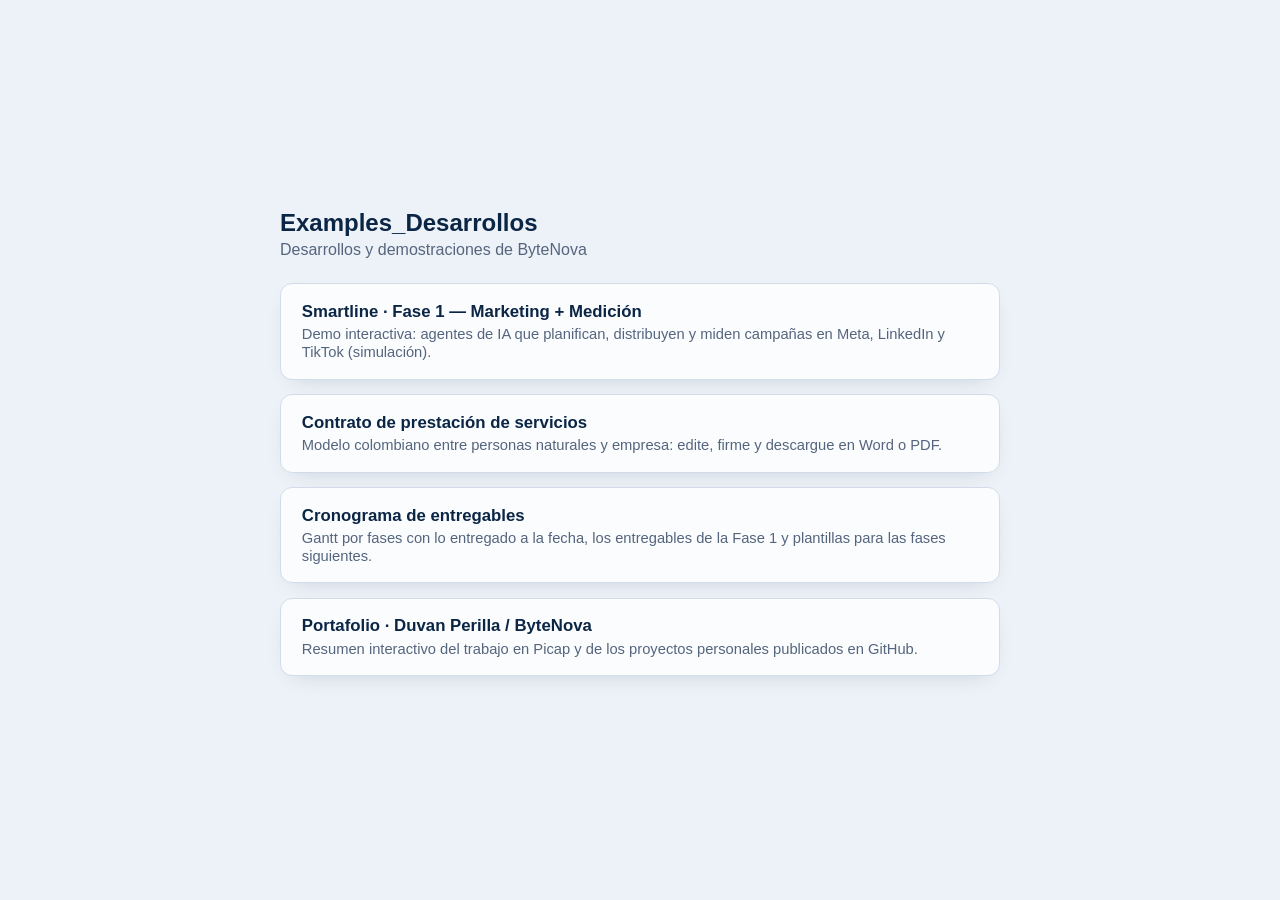
<file: index.html>
<!DOCTYPE html>
<html lang="es">
<head>
  <meta charset="UTF-8">
  <meta name="viewport" content="width=device-width, initial-scale=1.0">
  <title>Examples_Desarrollos · ByteNova</title>
  <style>
    body { margin: 0; min-height: 100vh; display: grid; place-items: center; background: #EDF2F8; color: #13213A; font-family: -apple-system, BlinkMacSystemFont, 'Segoe UI', Roboto, Helvetica, Arial, sans-serif; padding: 2rem 1rem; box-sizing: border-box; }
    main { width: min(720px, 100%); }
    h1 { font-size: 1.5rem; margin: 0 0 .25rem; color: #0B2545; }
    p.sub { margin: 0 0 1.5rem; color: #55657D; }
    a.card { display: block; background: #FAFCFE; border: 1px solid #D2DCE9; border-radius: 12px; padding: 1.1rem 1.3rem; text-decoration: none; color: inherit; margin-bottom: .9rem; box-shadow: 0 8px 24px -14px rgba(11,37,69,.25); }
    a.card:hover { border-color: #1F5FD6; }
    a.card strong { display: block; color: #0B2545; font-size: 1.05rem; margin-bottom: .2rem; }
    a.card span { color: #55657D; font-size: .92rem; }
  </style>
</head>
<body>
  <main>
    <h1>Examples_Desarrollos</h1>
    <p class="sub">Desarrollos y demostraciones de ByteNova</p>
    <a class="card" href="smartline-fase-1/"><strong>Smartline · Fase 1 — Marketing + Medición</strong><span>Demo interactiva: agentes de IA que planifican, distribuyen y miden campañas en Meta, LinkedIn y TikTok (simulación).</span></a>
    <a class="card" href="contrato-servicios/"><strong>Contrato de prestación de servicios</strong><span>Modelo colombiano entre personas naturales y empresa: edite, firme y descargue en Word o PDF.</span></a>
    <a class="card" href="cronograma-entregables/"><strong>Cronograma de entregables</strong><span>Gantt por fases con lo entregado a la fecha, los entregables de la Fase 1 y plantillas para las fases siguientes.</span></a>
    <a class="card" href="portafolio/"><strong>Portafolio · Duvan Perilla / ByteNova</strong><span>Resumen interactivo del trabajo en Picap y de los proyectos personales publicados en GitHub.</span></a>
  </main>
</body>
</html>
</file>
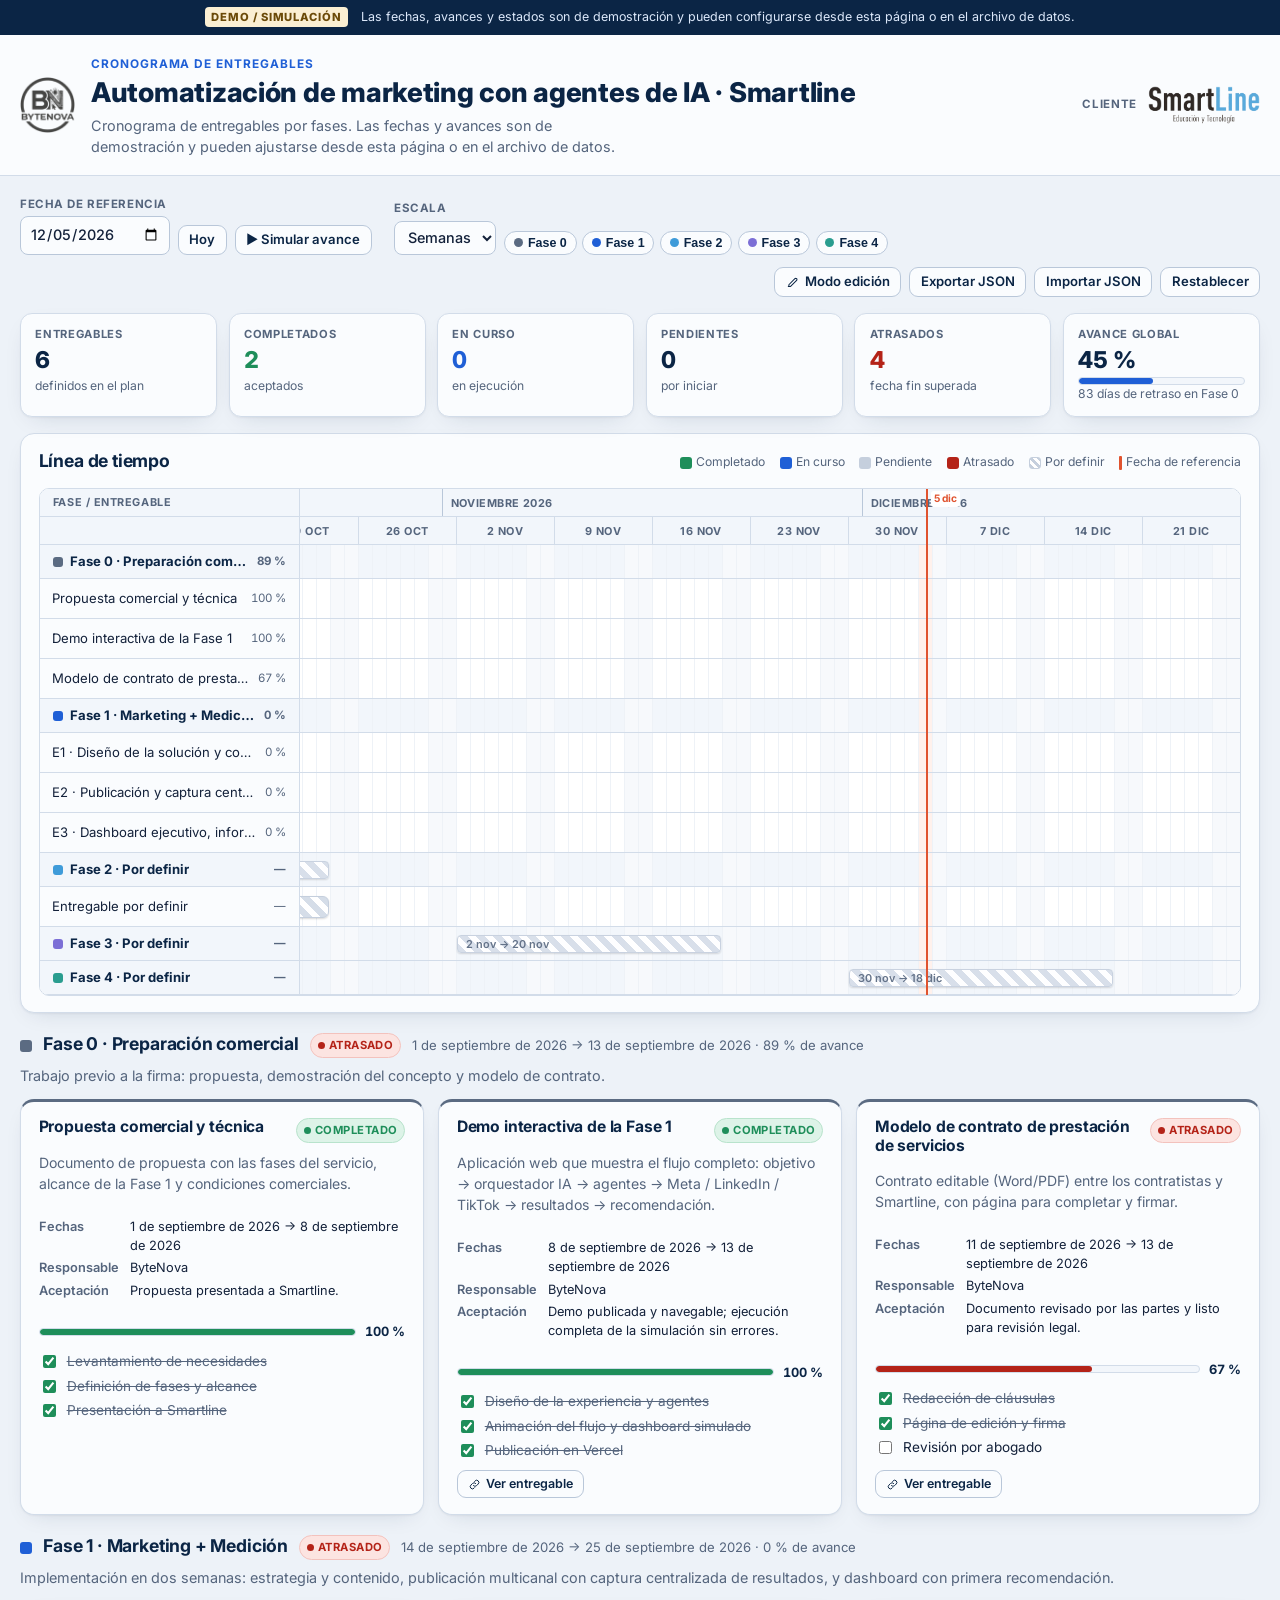
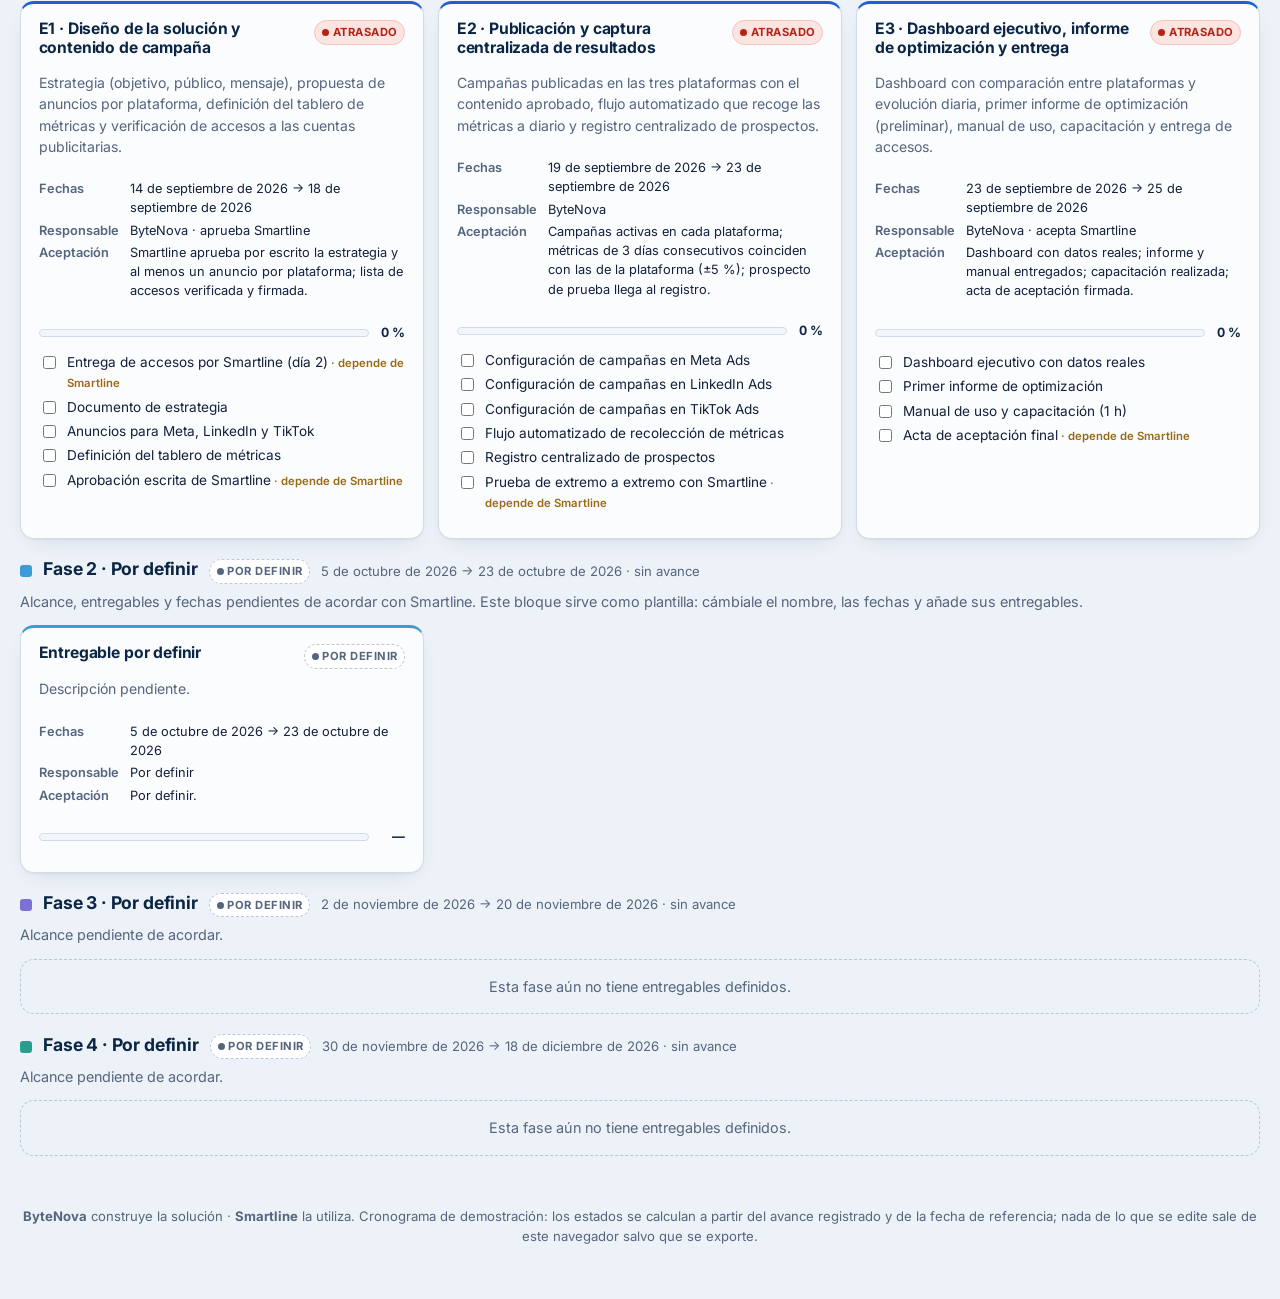
<file: cronograma-entregables/index.html>
<!DOCTYPE html>
<html lang="es">
<head>
  <meta charset="UTF-8">
  <meta name="viewport" content="width=device-width, initial-scale=1.0">
  <title>Cronograma de entregables · ByteNova → Smartline</title>
  <meta name="description" content="Cronograma de entregables por fases del proyecto de automatización de marketing con agentes de IA para Smartline. Demo configurable.">
  <link rel="icon" href="assets/img/bytenova.png" type="image/png">
  <link rel="preconnect" href="https://fonts.googleapis.com">
  <link rel="preconnect" href="https://fonts.gstatic.com" crossorigin>
  <link href="https://fonts.googleapis.com/css2?family=Inter:wght@400;500;600;700;800&display=swap" rel="stylesheet">
  <link rel="stylesheet" href="assets/css/styles.css">
</head>
<body>

<svg width="0" height="0" style="position:absolute" aria-hidden="true">
  <symbol id="i-check" viewBox="0 0 24 24"><path d="M5 12.5l4.5 4.5L19 7.5" fill="none" stroke="currentColor" stroke-width="2.4" stroke-linecap="round" stroke-linejoin="round"/></symbol>
  <symbol id="i-edit" viewBox="0 0 24 24"><path d="M4 20h4l10.5-10.5a2.1 2.1 0 0 0-3-3L5 17v3z" fill="none" stroke="currentColor" stroke-width="1.8" stroke-linejoin="round"/></symbol>
  <symbol id="i-plus" viewBox="0 0 24 24"><path d="M12 5v14M5 12h14" fill="none" stroke="currentColor" stroke-width="2.2" stroke-linecap="round"/></symbol>
  <symbol id="i-link" viewBox="0 0 24 24"><path d="M10 14a4 4 0 0 0 5.7 0l3-3a4 4 0 0 0-5.7-5.7l-1 1M14 10a4 4 0 0 0-5.7 0l-3 3a4 4 0 0 0 5.7 5.7l1-1" fill="none" stroke="currentColor" stroke-width="1.8" stroke-linecap="round"/></symbol>
  <symbol id="i-x" viewBox="0 0 24 24"><path d="M6 6l12 12M18 6L6 18" fill="none" stroke="currentColor" stroke-width="2.2" stroke-linecap="round"/></symbol>
  <symbol id="i-trash" viewBox="0 0 24 24"><path d="M4 7h16M9 7V4h6v3M6 7l1 13h10l1-13" fill="none" stroke="currentColor" stroke-width="1.8" stroke-linecap="round" stroke-linejoin="round"/></symbol>
  <symbol id="i-flag" viewBox="0 0 24 24"><path d="M5 21V4M5 4h11l-2 4 2 4H5" fill="none" stroke="currentColor" stroke-width="1.8" stroke-linejoin="round"/></symbol>
</svg>

<div class="demo-strip" role="note">
  <span class="demo-strip__tag">DEMO / SIMULACIÓN</span>
  <span>Las fechas, avances y estados son de demostración y pueden configurarse desde esta página o en el archivo de datos.</span>
</div>

<header class="head">
  <div class="container head__inner">
    <div class="head__brand">
      <img src="assets/img/bytenova.png" alt="Logo ByteNova" width="900" height="917" class="logo logo--bn">
      <div>
        <span class="eyebrow">Cronograma de entregables</span>
        <h1 id="projNombre"></h1>
        <p class="head__desc" id="projDesc"></p>
      </div>
    </div>
    <div class="head__client">
      <span class="head__client-label">Cliente</span>
      <img src="assets/img/smartline.png" alt="Logo Smartline" width="1349" height="459" class="logo logo--sl">
    </div>
  </div>
</header>

<main class="container">

  <!-- Barra de control -->
  <section class="toolbar" aria-label="Controles">
    <div class="toolbar__group">
      <label class="ctl">
        <span>Fecha de referencia</span>
        <input type="date" id="refDate">
      </label>
      <button class="btn btn--ghost btn--sm" id="btnHoy" type="button">Hoy</button>
      <button class="btn btn--ghost btn--sm" id="btnSimular" type="button" title="Avanza la fecha de referencia día a día para mostrar cómo evoluciona el cronograma">▶ Simular avance</button>
    </div>
    <div class="toolbar__group">
      <label class="ctl">
        <span>Escala</span>
        <select id="escala">
          <option value="dia">Días</option>
          <option value="semana" selected>Semanas</option>
        </select>
      </label>
      <div class="chips" id="faseChips" aria-label="Filtrar fases"></div>
    </div>
    <div class="toolbar__group toolbar__group--right">
      <button class="btn btn--ghost btn--sm" id="btnEditar" type="button" aria-pressed="false"><svg class="ico"><use href="#i-edit"/></svg> Modo edición</button>
      <button class="btn btn--ghost btn--sm" id="btnNuevaFase" type="button" hidden><svg class="ico"><use href="#i-plus"/></svg> Fase</button>
      <button class="btn btn--ghost btn--sm" id="btnExportar" type="button">Exportar JSON</button>
      <label class="btn btn--ghost btn--sm" for="inputImportar">Importar JSON</label>
      <input type="file" id="inputImportar" accept="application/json,.json" hidden>
      <button class="btn btn--ghost btn--sm" id="btnReset" type="button">Restablecer</button>
    </div>
  </section>

  <!-- Indicadores -->
  <section class="kpis" id="kpis" aria-label="Resumen"></section>

  <!-- Gantt -->
  <section class="panel">
    <div class="panel__head">
      <h2>Línea de tiempo</h2>
      <div class="legend">
        <span><i class="sw sw--completado"></i>Completado</span>
        <span><i class="sw sw--encurso"></i>En curso</span>
        <span><i class="sw sw--pendiente"></i>Pendiente</span>
        <span><i class="sw sw--atrasado"></i>Atrasado</span>
        <span><i class="sw sw--pordefinir"></i>Por definir</span>
        <span><i class="sw sw--hoy"></i>Fecha de referencia</span>
      </div>
    </div>
    <div class="gantt-wrap" id="ganttWrap"></div>
  </section>

  <!-- Detalle por fase -->
  <section id="detalle" aria-label="Detalle de entregables"></section>

</main>

<footer class="foot">
  <div class="container">
    <p><strong>ByteNova</strong> construye la solución · <strong>Smartline</strong> la utiliza. Cronograma de demostración: los estados se calculan a partir del avance registrado y de la fecha de referencia; nada de lo que se edite sale de este navegador salvo que se exporte.</p>
  </div>
</footer>

<!-- Panel de edición -->
<div class="drawer" id="drawer" hidden>
  <div class="drawer__panel" role="dialog" aria-modal="true" aria-labelledby="drawerTitle">
    <div class="drawer__head">
      <h3 id="drawerTitle">Editar</h3>
      <button class="iconbtn" id="drawerClose" type="button" aria-label="Cerrar"><svg class="ico"><use href="#i-x"/></svg></button>
    </div>
    <form id="drawerForm" class="form"></form>
  </div>
</div>

<div class="toast" id="toast" hidden></div>

<script src="assets/js/datos.js"></script>
<script src="assets/js/app.js"></script>
</body>
</html>
</file>
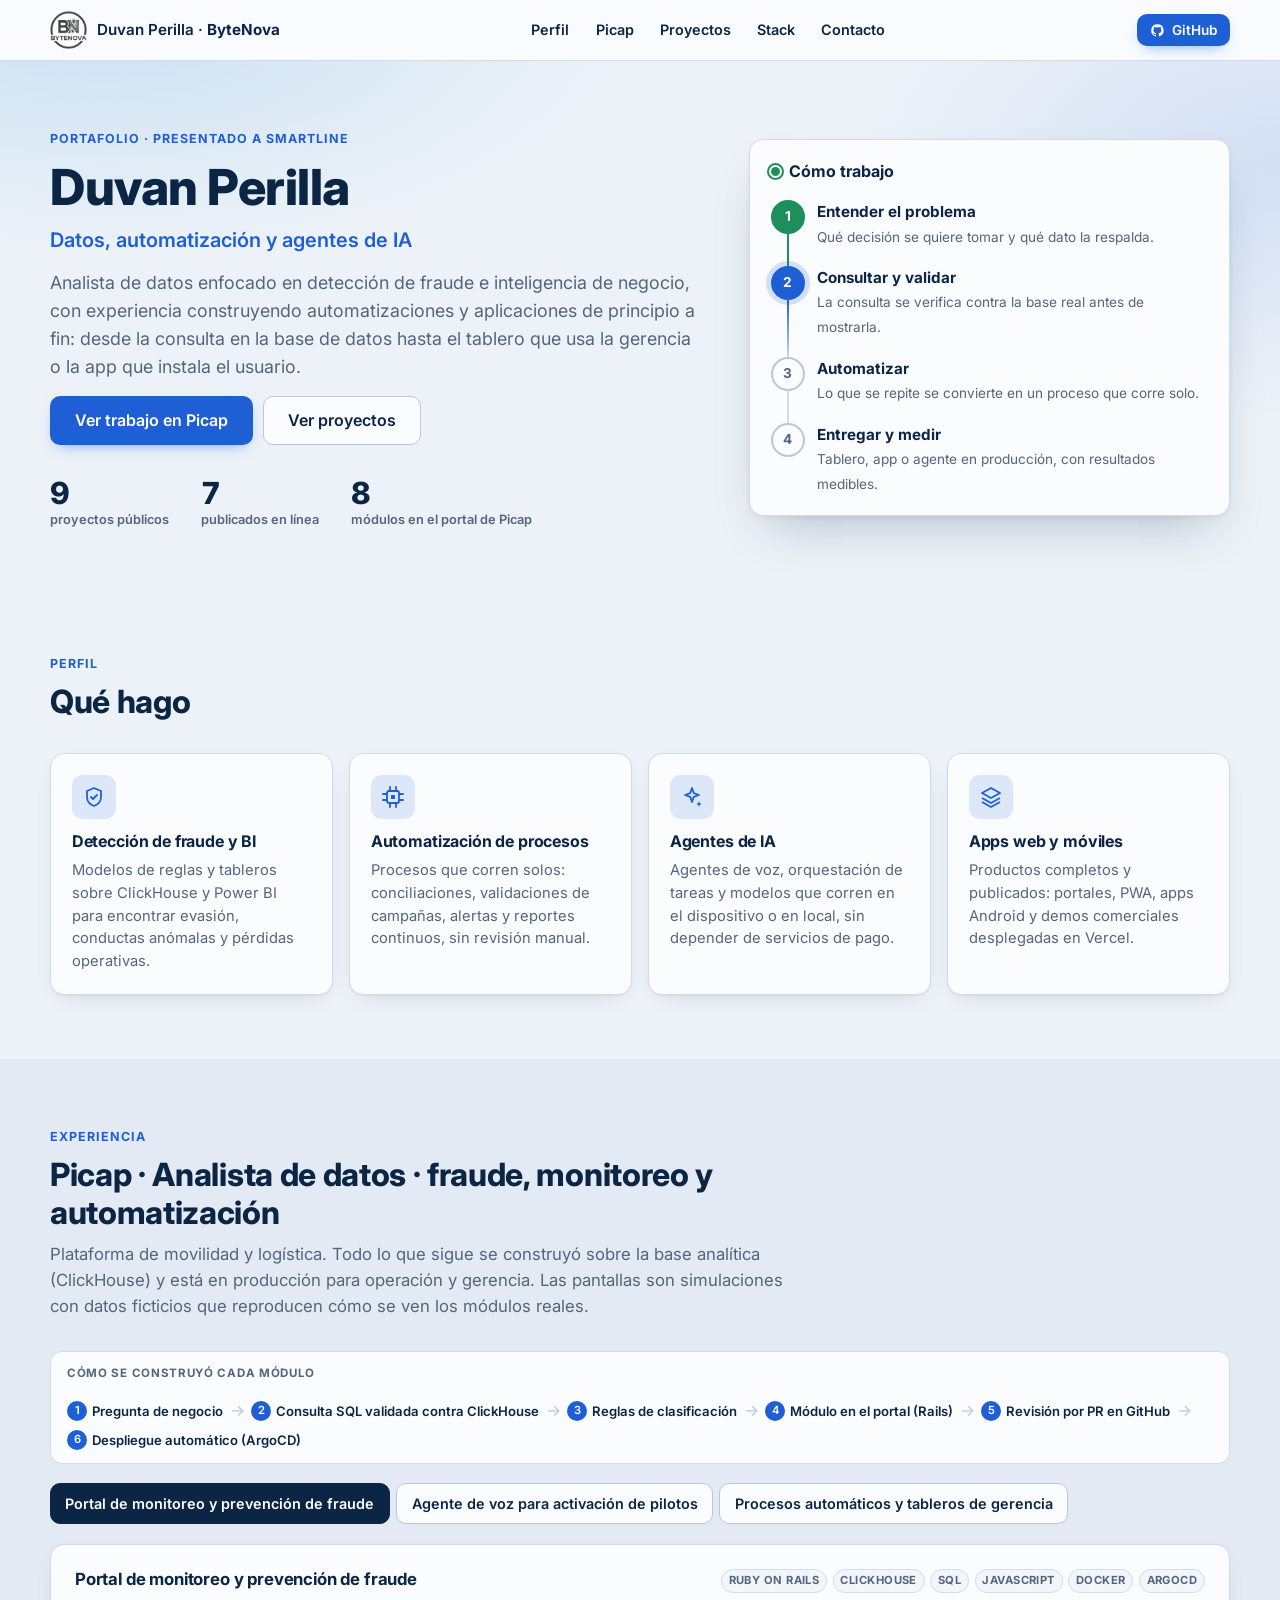
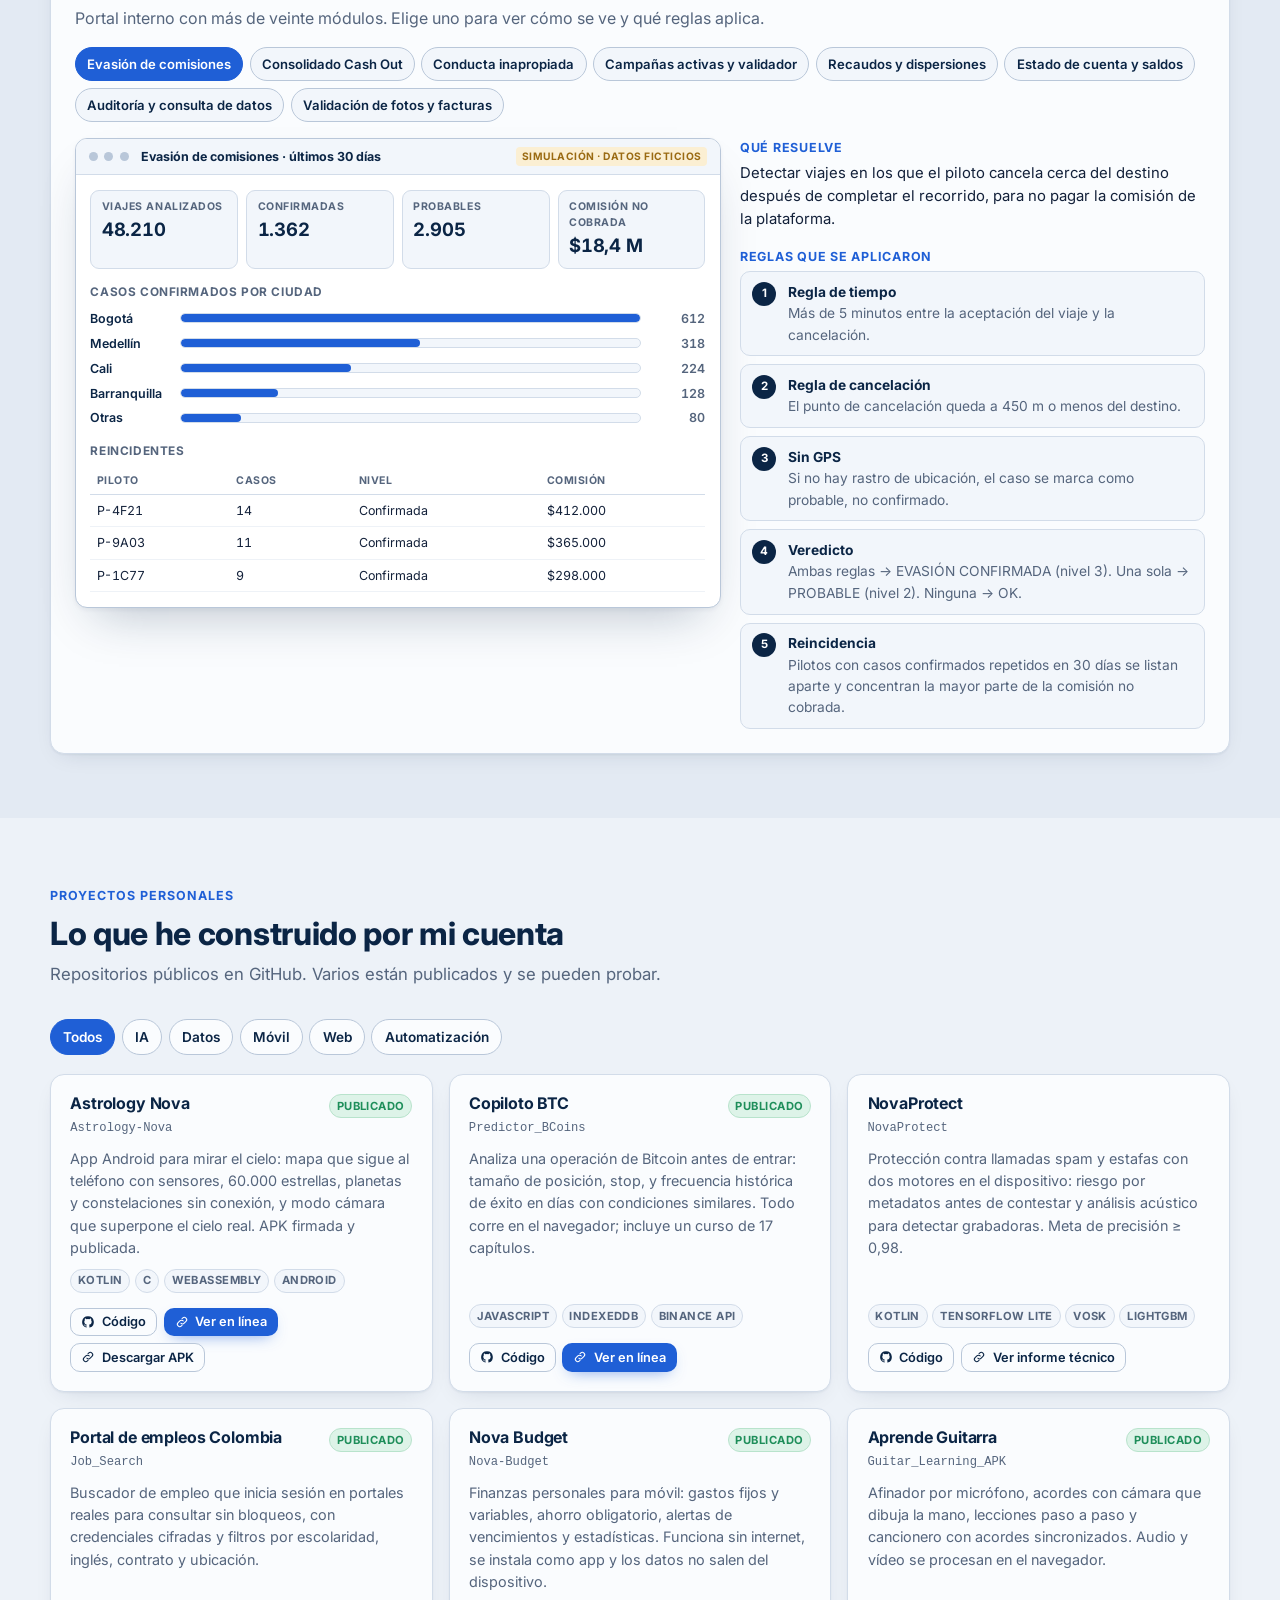
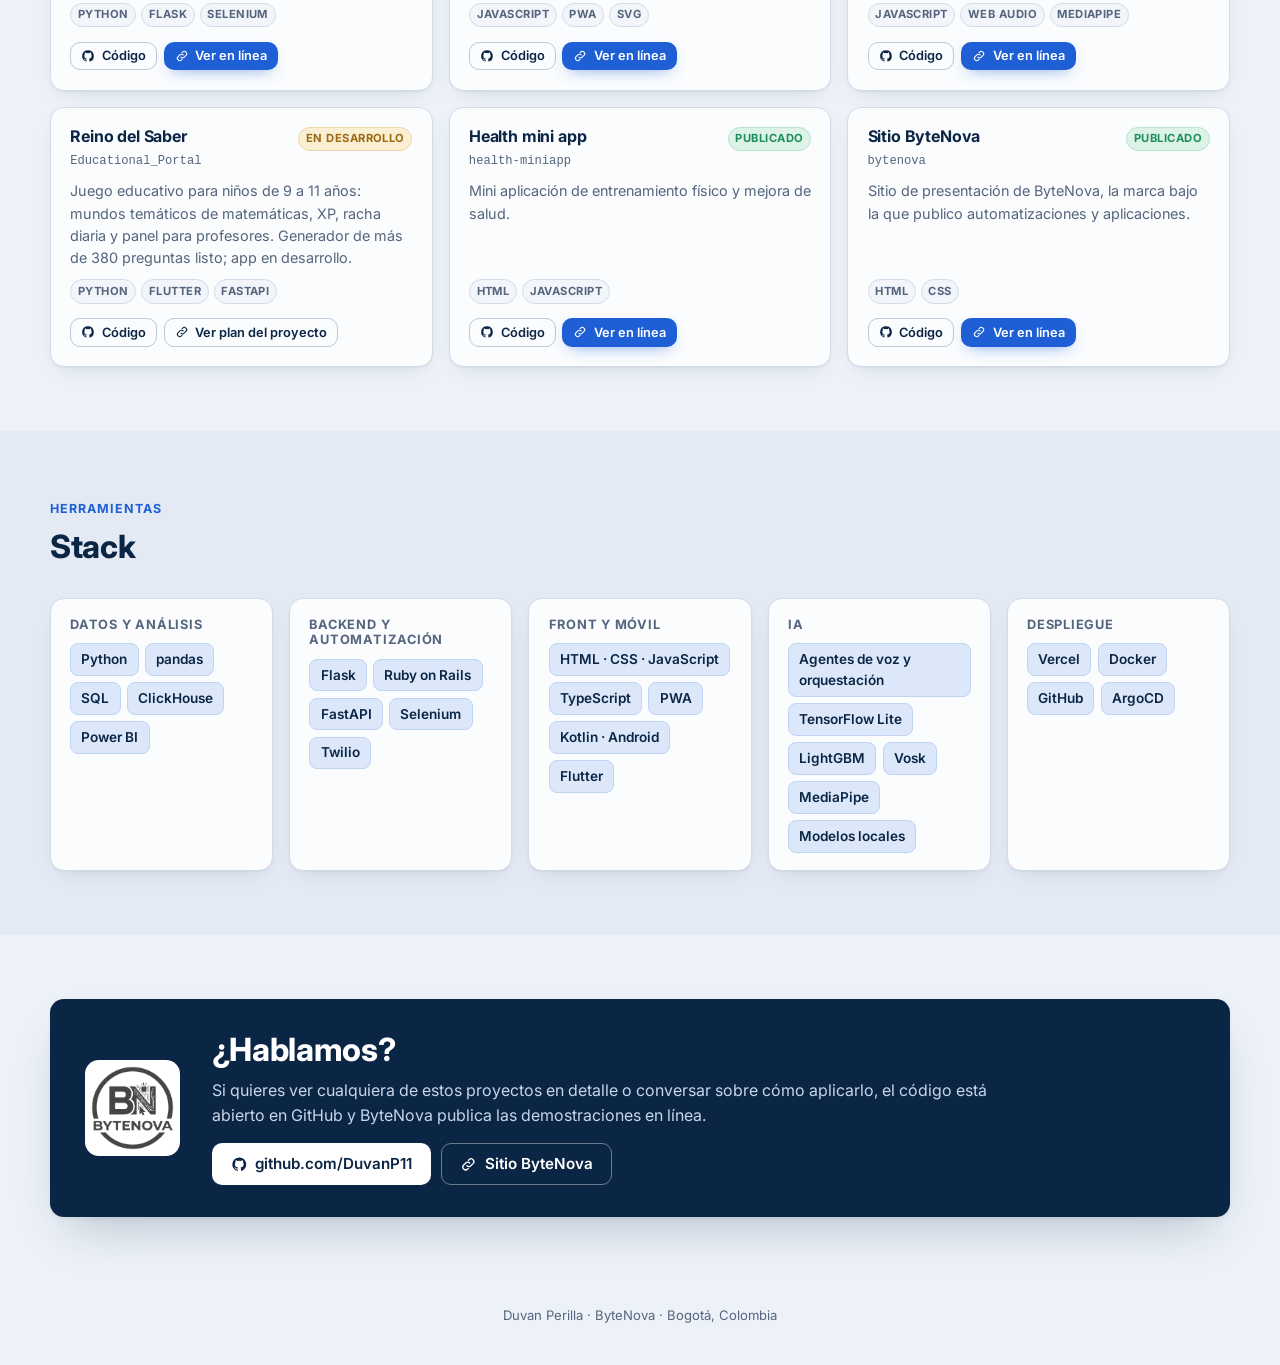
<file: portafolio/index.html>
<!DOCTYPE html>
<html lang="es">
<head>
  <meta charset="UTF-8">
  <meta name="viewport" content="width=device-width, initial-scale=1.0">
  <title>Duvan Perilla · ByteNova — Portafolio</title>
  <meta name="description" content="Resumen interactivo del trabajo de Duvan Perilla (ByteNova): detección de fraude y BI en Picap, automatización de procesos, agentes de IA y aplicaciones web y móviles.">
  <link rel="icon" href="assets/img/bytenova.png" type="image/png">
  <link rel="preconnect" href="https://fonts.googleapis.com">
  <link rel="preconnect" href="https://fonts.gstatic.com" crossorigin>
  <link href="https://fonts.googleapis.com/css2?family=Inter:wght@400;500;600;700;800&display=swap" rel="stylesheet">
  <link rel="stylesheet" href="assets/css/styles.css">
</head>
<body>

<svg width="0" height="0" style="position:absolute" aria-hidden="true">
  <symbol id="i-shield" viewBox="0 0 24 24"><path d="M12 3l7 3v6c0 4.5-3 7.5-7 9-4-1.5-7-4.5-7-9V6z" fill="none" stroke="currentColor" stroke-width="1.8" stroke-linejoin="round"/><path d="M9 12l2 2 4-4" fill="none" stroke="currentColor" stroke-width="1.8" stroke-linecap="round" stroke-linejoin="round"/></symbol>
  <symbol id="i-cpu" viewBox="0 0 24 24"><rect x="6" y="6" width="12" height="12" rx="2" fill="none" stroke="currentColor" stroke-width="1.8"/><rect x="10" y="10" width="4" height="4" fill="currentColor"/><path d="M9 2v4M15 2v4M9 18v4M15 18v4M2 9h4M2 15h4M18 9h4M18 15h4" stroke="currentColor" stroke-width="1.8" stroke-linecap="round"/></symbol>
  <symbol id="i-spark" viewBox="0 0 24 24"><path d="M12 3l1.8 5.2L19 10l-5.2 1.8L12 17l-1.8-5.2L5 10l5.2-1.8z" fill="none" stroke="currentColor" stroke-width="1.8" stroke-linejoin="round"/><path d="M19 16l.8 2.2L22 19l-2.2.8L19 22l-.8-2.2L16 19l2.2-.8z" fill="currentColor"/></symbol>
  <symbol id="i-layers" viewBox="0 0 24 24"><path d="M12 3l9 5-9 5-9-5z" fill="none" stroke="currentColor" stroke-width="1.8" stroke-linejoin="round"/><path d="M3 13l9 5 9-5M3 17l9 5 9-5" fill="none" stroke="currentColor" stroke-width="1.8" stroke-linejoin="round"/></symbol>
  <symbol id="i-github" viewBox="0 0 24 24"><path d="M12 2a10 10 0 0 0-3.2 19.5c.5.1.7-.2.7-.5v-1.8c-2.8.6-3.4-1.2-3.4-1.2-.4-1.1-1.1-1.4-1.1-1.4-.9-.6.1-.6.1-.6 1 .1 1.5 1 1.5 1 .9 1.6 2.4 1.1 3 .9.1-.7.4-1.1.6-1.4-2.2-.2-4.6-1.1-4.6-4.9 0-1.1.4-2 1-2.7-.1-.3-.4-1.3.1-2.7 0 0 .8-.3 2.7 1a9.4 9.4 0 0 1 5 0c1.9-1.3 2.7-1 2.7-1 .5 1.4.2 2.4.1 2.7.6.7 1 1.6 1 2.7 0 3.8-2.3 4.7-4.6 4.9.4.3.7.9.7 1.9V21c0 .3.2.6.7.5A10 10 0 0 0 12 2z" fill="currentColor"/></symbol>
  <symbol id="i-link" viewBox="0 0 24 24"><path d="M10 14a4 4 0 0 0 5.7 0l3-3a4 4 0 0 0-5.7-5.7l-1 1M14 10a4 4 0 0 0-5.7 0l-3 3a4 4 0 0 0 5.7 5.7l1-1" fill="none" stroke="currentColor" stroke-width="1.8" stroke-linecap="round"/></symbol>
  <symbol id="i-arrow" viewBox="0 0 24 24"><path d="M5 12h14M13 6l6 6-6 6" fill="none" stroke="currentColor" stroke-width="2" stroke-linecap="round" stroke-linejoin="round"/></symbol>
  <symbol id="i-db" viewBox="0 0 24 24"><ellipse cx="12" cy="6" rx="8" ry="3" fill="none" stroke="currentColor" stroke-width="1.8"/><path d="M4 6v12c0 1.7 3.6 3 8 3s8-1.3 8-3V6M4 12c0 1.7 3.6 3 8 3s8-1.3 8-3" fill="none" stroke="currentColor" stroke-width="1.8"/></symbol>
  <symbol id="i-phone" viewBox="0 0 24 24"><rect x="7" y="2" width="10" height="20" rx="2" fill="none" stroke="currentColor" stroke-width="1.8"/><path d="M11 18h2" stroke="currentColor" stroke-width="1.8" stroke-linecap="round"/></symbol>
  <symbol id="i-chart" viewBox="0 0 24 24"><path d="M4 20V10M10 20V4M16 20v-7M22 20H2" fill="none" stroke="currentColor" stroke-width="1.8" stroke-linecap="round"/></symbol>
  <symbol id="i-check" viewBox="0 0 24 24"><path d="M5 12.5l4.5 4.5L19 7.5" fill="none" stroke="currentColor" stroke-width="2.4" stroke-linecap="round" stroke-linejoin="round"/></symbol>
</svg>

<nav class="topnav" aria-label="Navegación">
  <div class="container topnav__inner">
    <a class="topnav__brand" href="#inicio"><img src="assets/img/bytenova.png" alt="ByteNova" width="900" height="917"><span>Duvan Perilla · <b>ByteNova</b></span></a>
    <ul class="topnav__links" id="navLinks">
      <li><a href="#perfil">Perfil</a></li>
      <li><a href="#picap">Picap</a></li>
      <li><a href="#proyectos">Proyectos</a></li>
      <li><a href="#stack">Stack</a></li>
      <li><a href="#contacto">Contacto</a></li>
    </ul>
    <a class="btn btn--primary btn--sm" id="ghTop" href="#" target="_blank" rel="noopener"><svg class="ico"><use href="#i-github"/></svg> GitHub</a>
  </div>
</nav>

<main>

<section class="hero" id="inicio">
  <div class="container hero__inner">
    <div class="hero__copy reveal">
      <span class="eyebrow" id="heroTag"></span>
      <h1 id="heroNombre"></h1>
      <p class="hero__title" id="heroTitulo"></p>
      <p class="lead" id="heroResumen"></p>
      <div class="hero__actions">
        <a class="btn btn--primary btn--lg" href="#picap">Ver trabajo en Picap</a>
        <a class="btn btn--ghost btn--lg" href="#proyectos">Ver proyectos</a>
      </div>
      <div class="hero__stats" id="heroStats"></div>
    </div>
    <div class="hero__visual reveal">
      <div class="flowcard">
        <div class="flowcard__head"><span class="dot-live"></span><span>Cómo trabajo</span></div>
        <ol class="flow" id="flujo"></ol>
      </div>
    </div>
  </div>
</section>

<section class="section" id="perfil">
  <div class="container">
    <div class="section__head reveal">
      <span class="eyebrow">Perfil</span>
      <h2>Qué hago</h2>
    </div>
    <div class="pillars" id="pilares"></div>
  </div>
</section>

<section class="section section--alt" id="picap">
  <div class="container">
    <div class="section__head reveal">
      <span class="eyebrow">Experiencia</span>
      <h2 id="picapTitulo"></h2>
      <p id="picapIntro"></p>
    </div>
    <div class="build reveal" id="picapBuild"></div>
    <div class="tabs reveal" id="picapTabs" role="tablist"></div>
    <div class="tabpanels" id="picapPanels"></div>
  </div>
</section>

<section class="section" id="proyectos">
  <div class="container">
    <div class="section__head reveal">
      <span class="eyebrow">Proyectos personales</span>
      <h2>Lo que he construido por mi cuenta</h2>
      <p>Repositorios públicos en GitHub. Varios están publicados y se pueden probar.</p>
    </div>
    <div class="filters reveal" id="filtros"></div>
    <div class="projects" id="proyectosGrid"></div>
  </div>
</section>

<section class="section section--alt" id="stack">
  <div class="container">
    <div class="section__head reveal">
      <span class="eyebrow">Herramientas</span>
      <h2>Stack</h2>
    </div>
    <div class="stack" id="stackGrid"></div>
  </div>
</section>

<section class="section" id="contacto">
  <div class="container">
    <div class="contact reveal">
      <img src="assets/img/bytenova.png" alt="ByteNova" width="900" height="917">
      <div>
        <h2>¿Hablamos?</h2>
        <p id="contactoTexto"></p>
        <div class="hero__actions" id="contactoLinks"></div>
      </div>
    </div>
  </div>
</section>

</main>

<footer class="foot"><div class="container"><span id="footTexto"></span></div></footer>

<script src="assets/js/datos.js"></script>
<script src="assets/js/app.js"></script>
</body>
</html>
</file>
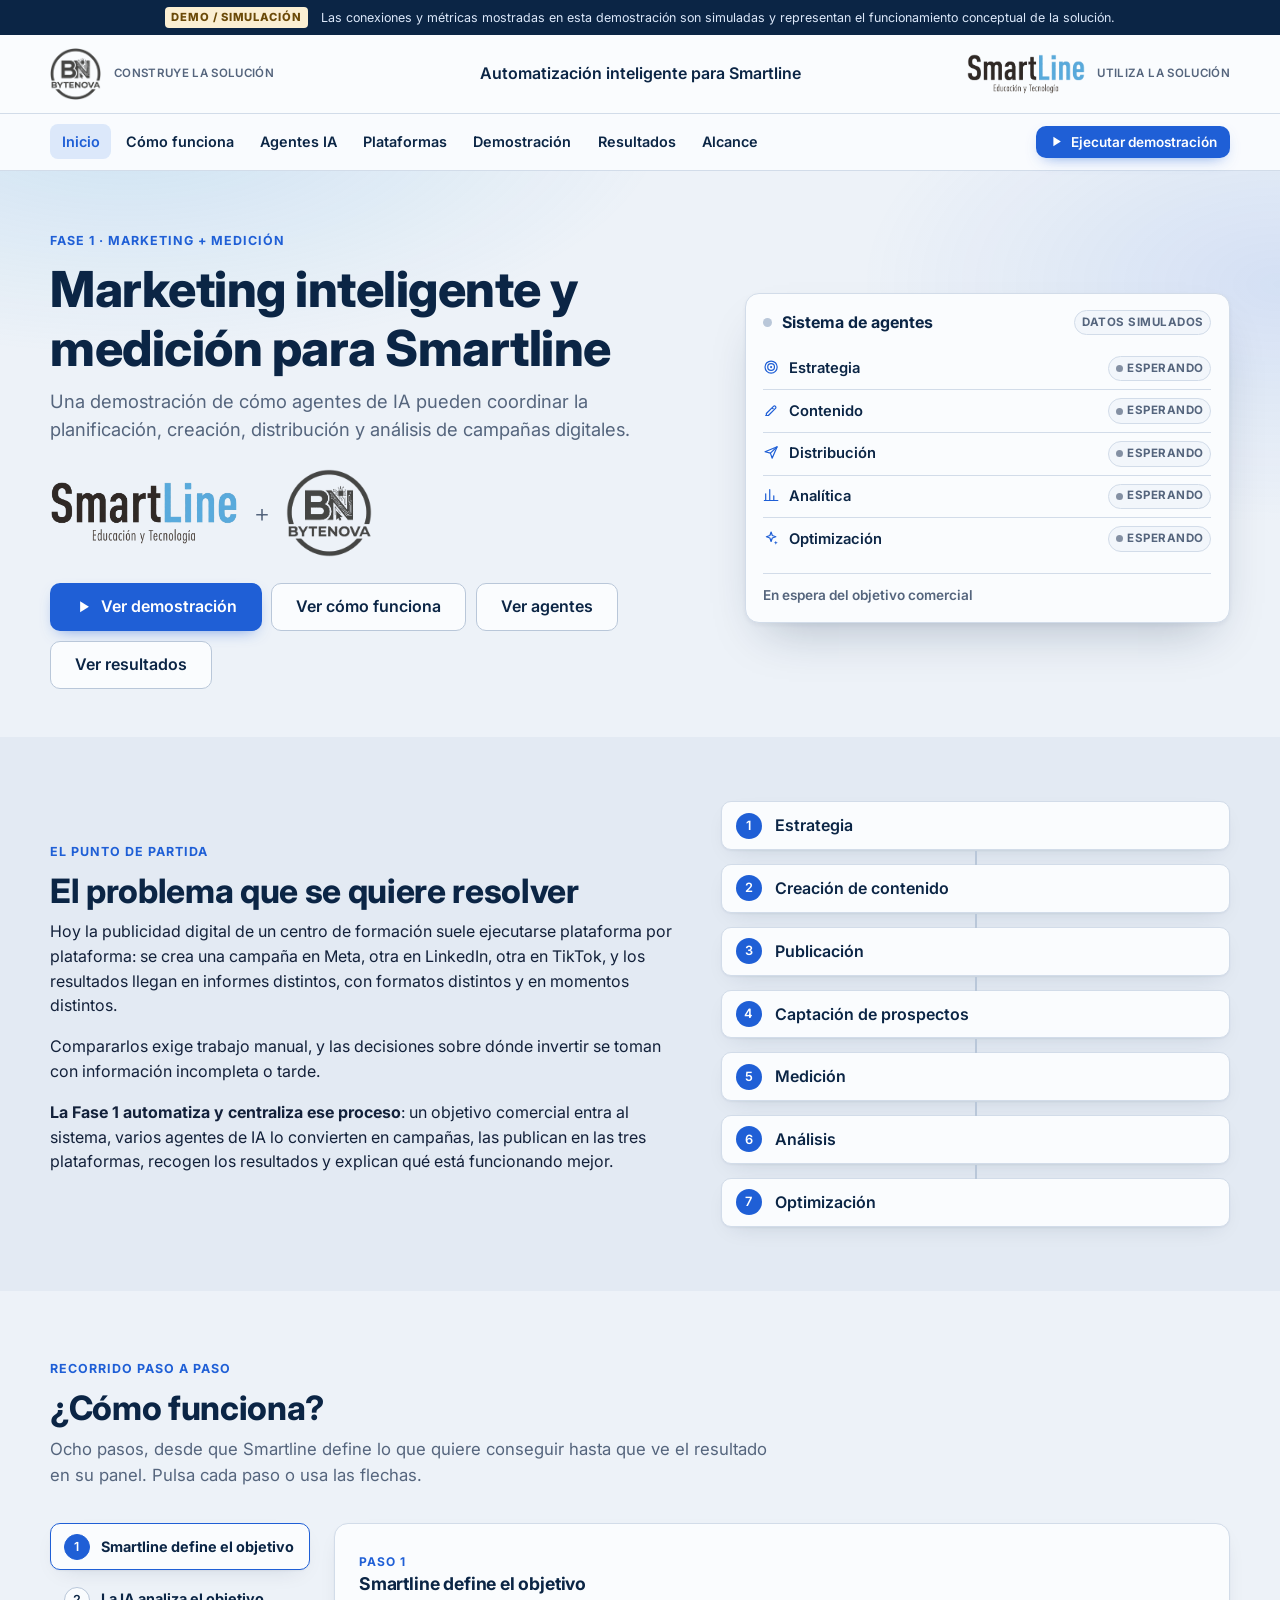
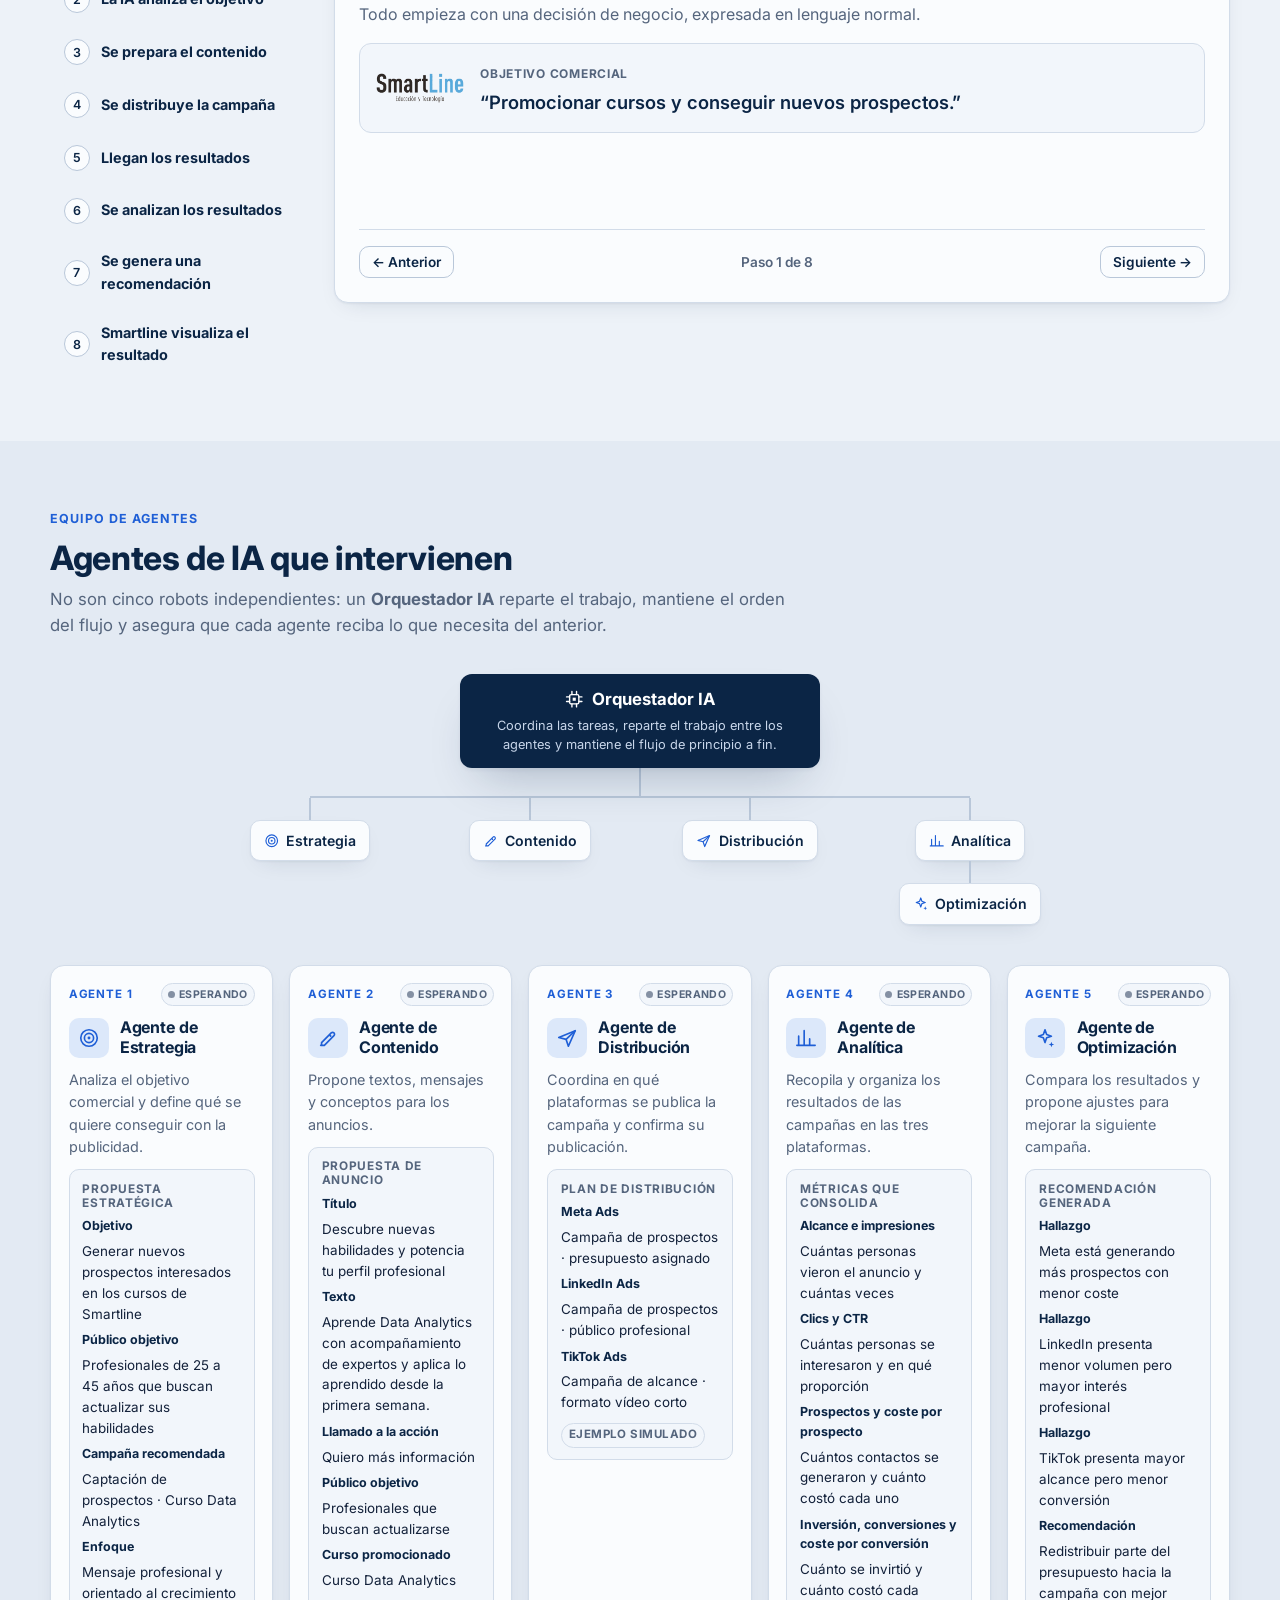
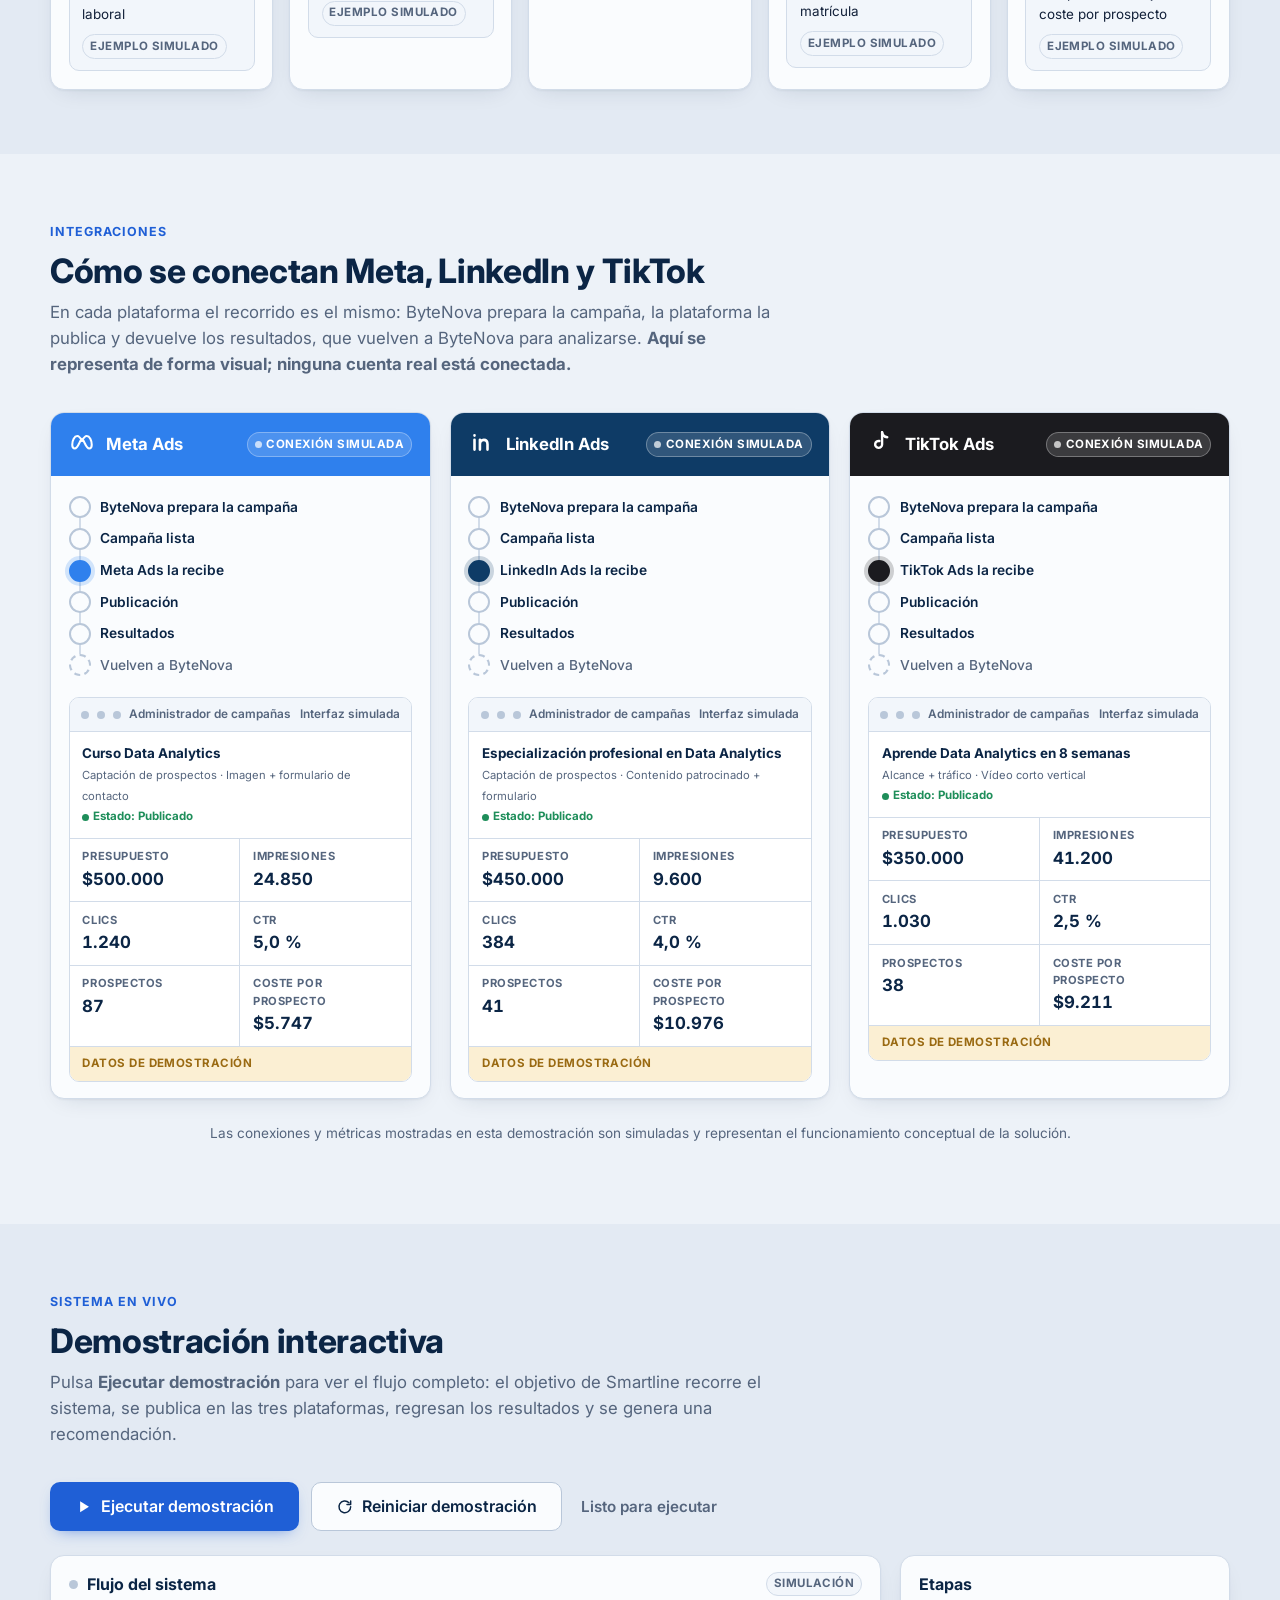
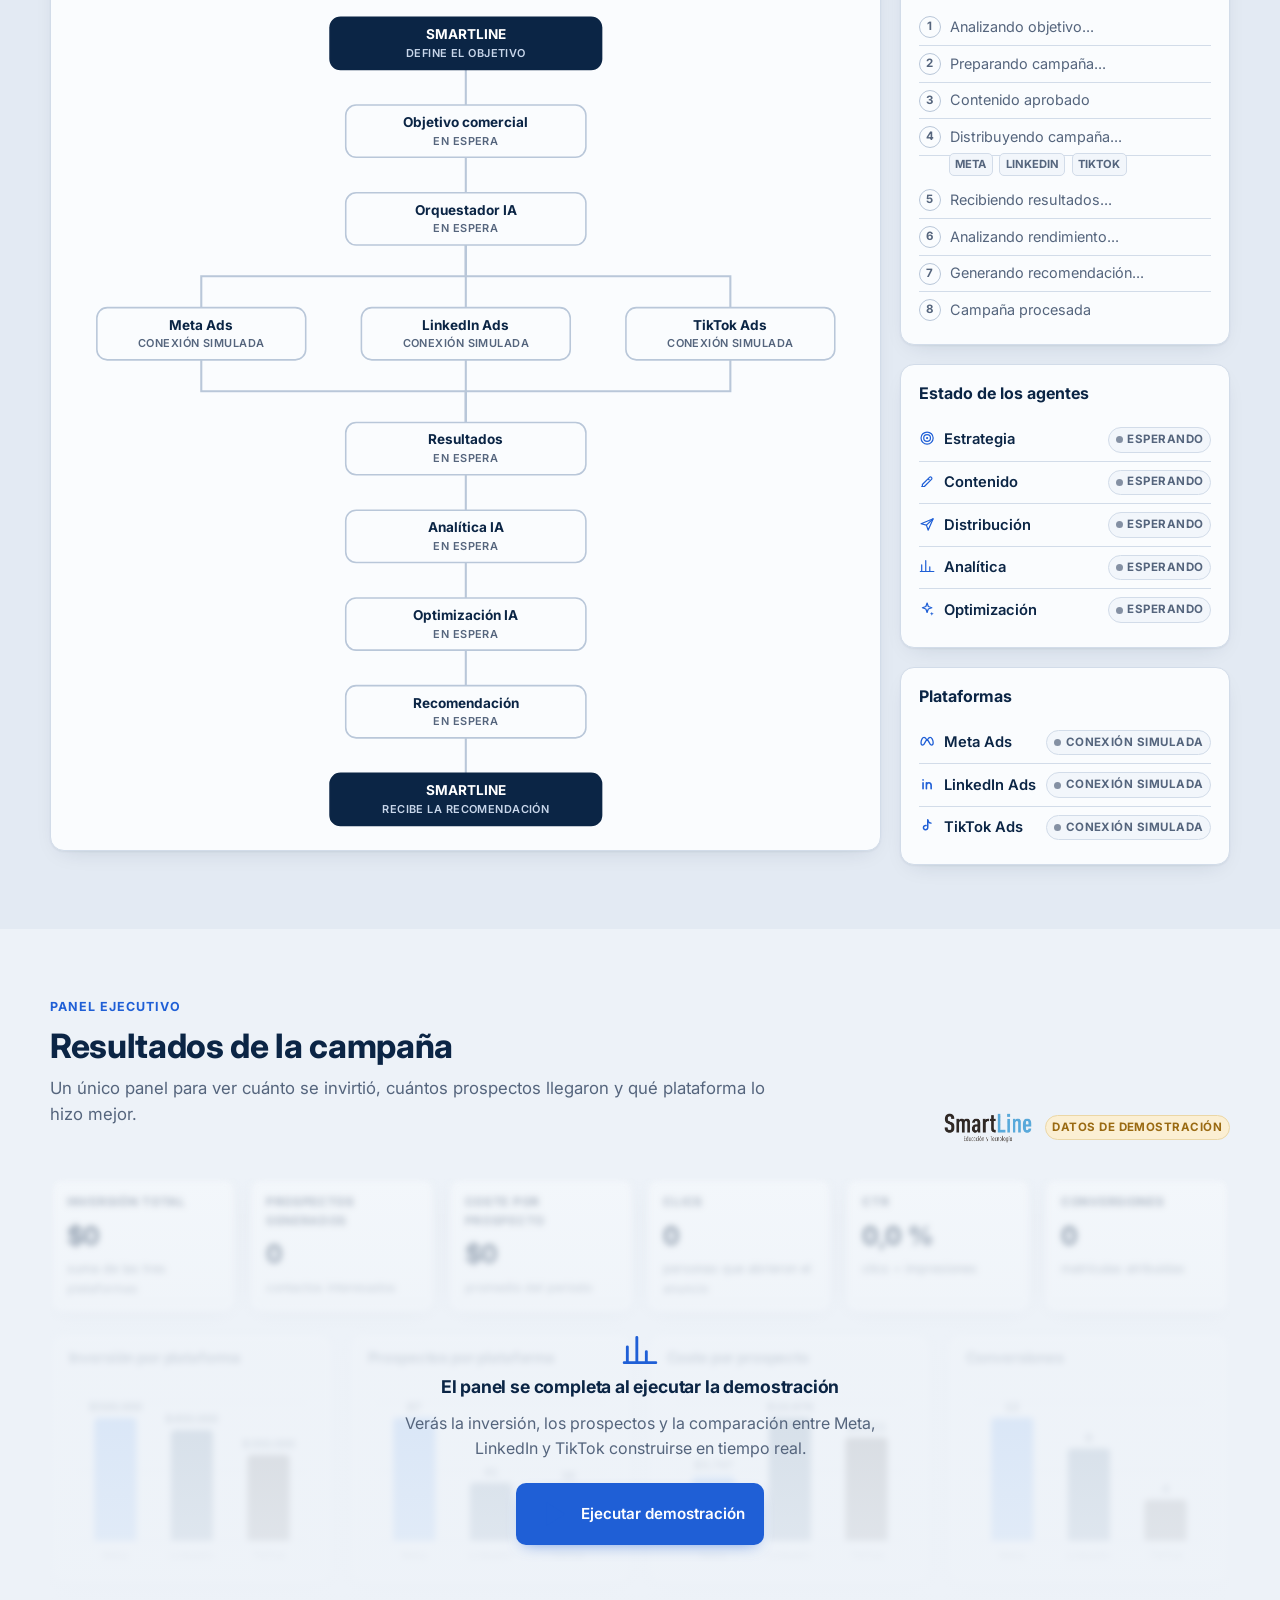
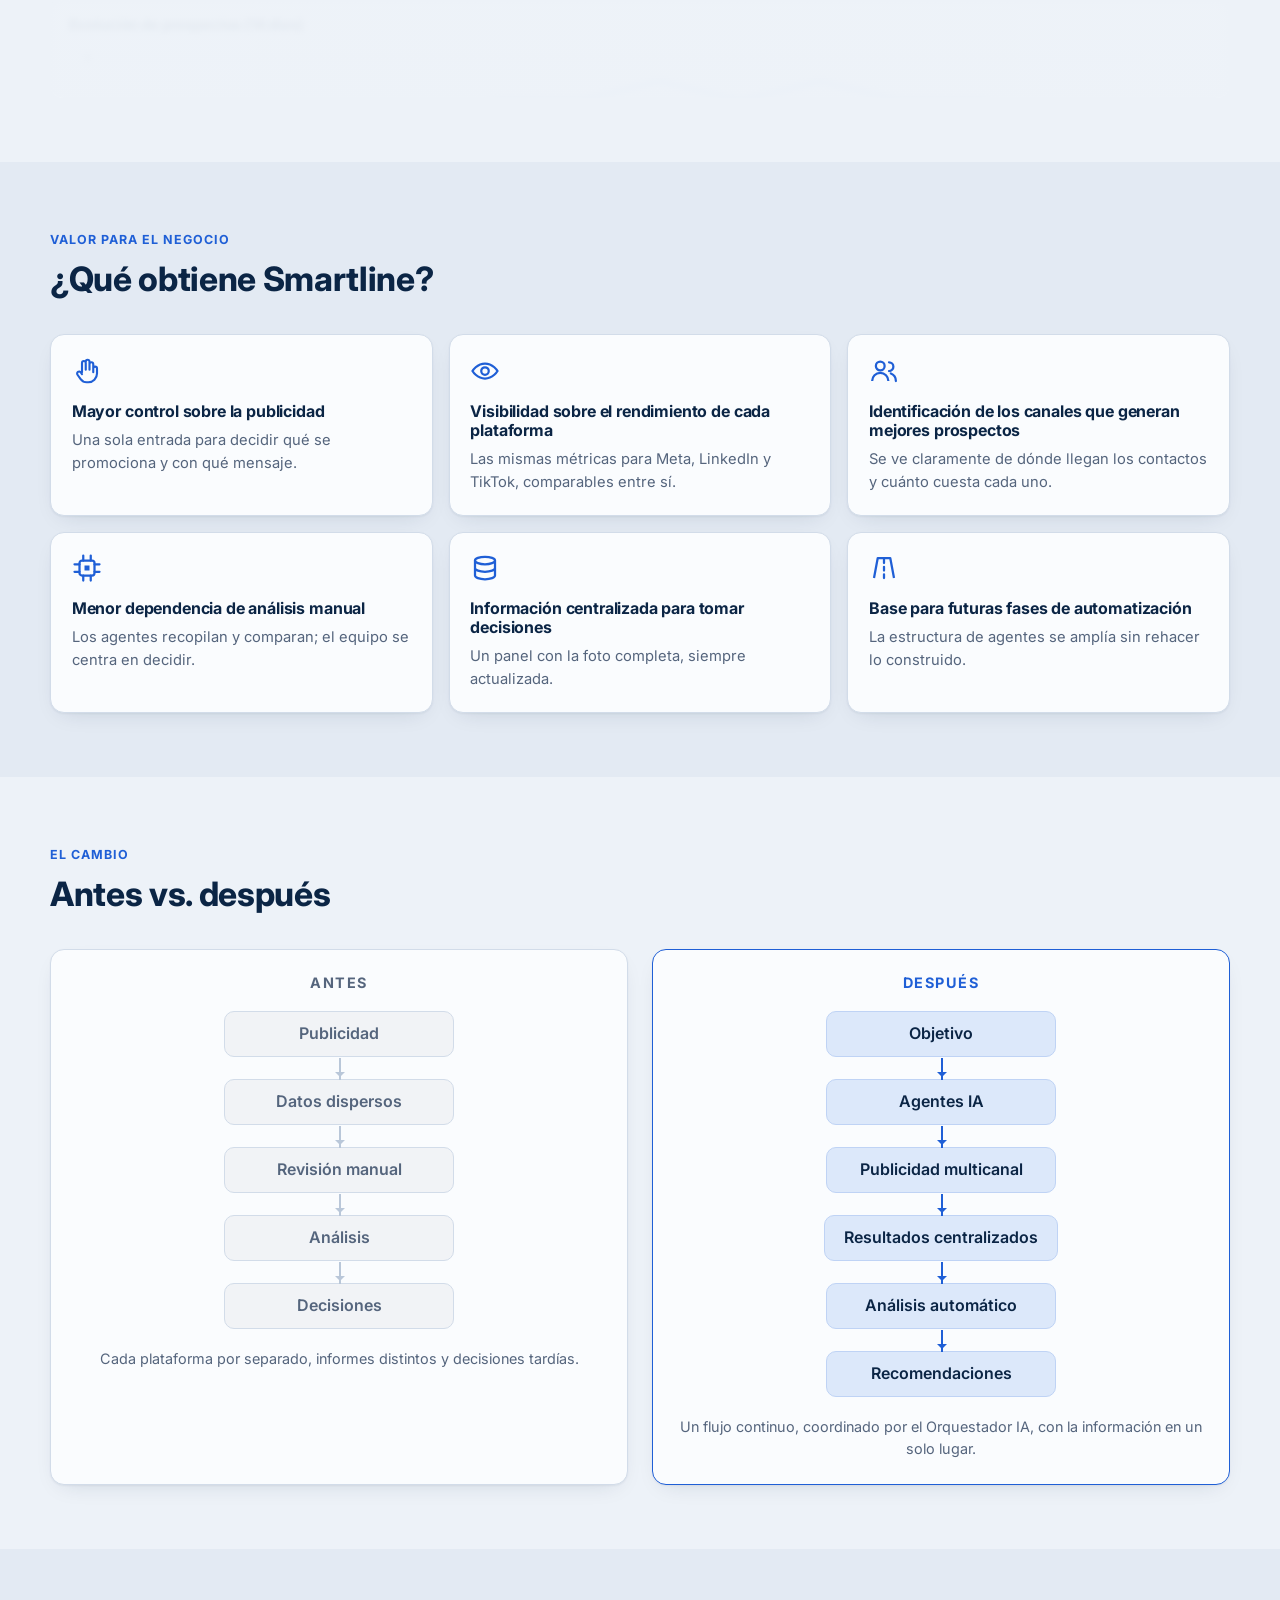
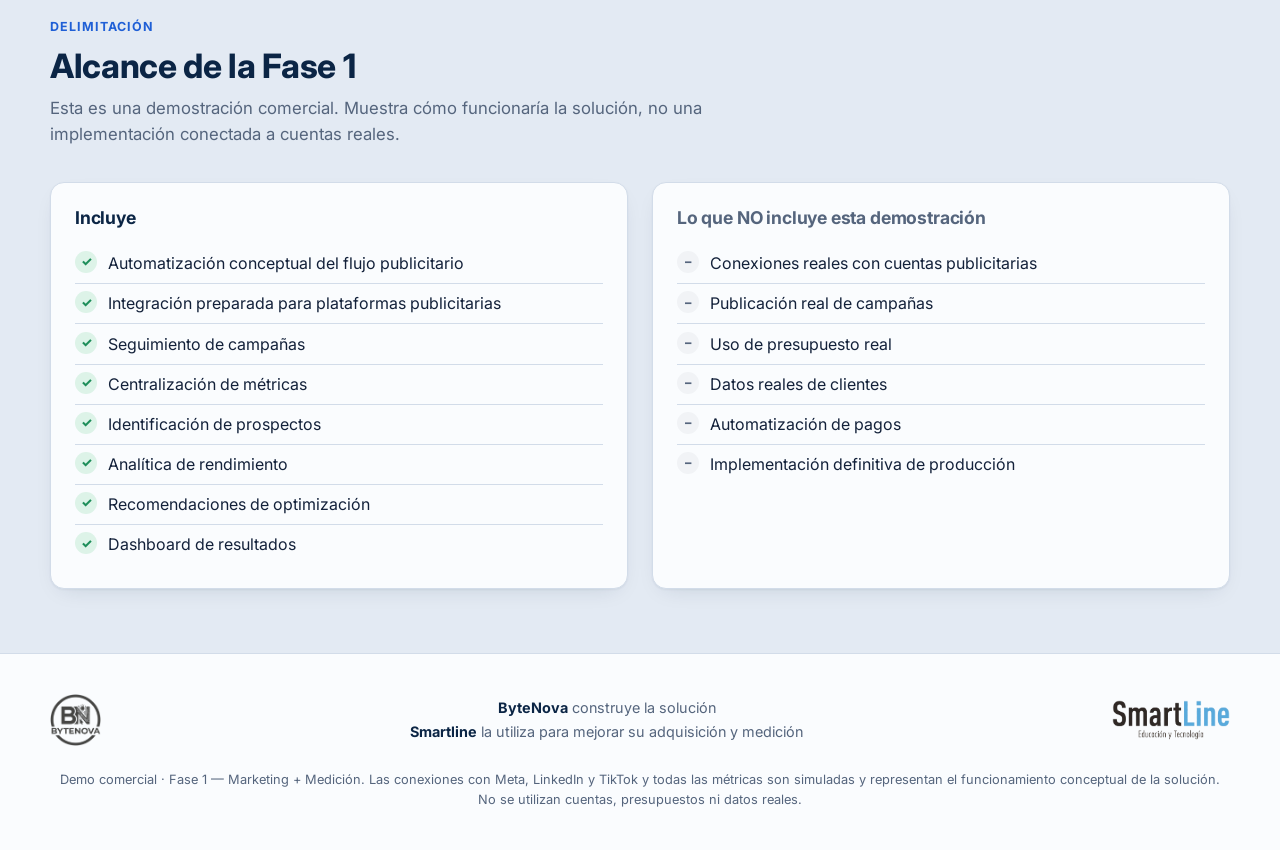
<file: smartline-fase-1/index.html>
<!DOCTYPE html>
<html lang="es">
<head>
  <meta charset="UTF-8">
  <meta name="viewport" content="width=device-width, initial-scale=1.0">
  <title>ByteNova × Smartline · Demo Fase 1 — Marketing inteligente y medición</title>
  <meta name="description" content="Demostración interactiva de cómo agentes de IA coordinan la planificación, creación, distribución y análisis de campañas digitales para Smartline. Fase 1: Marketing + Medición.">
  <link rel="icon" href="assets/img/bytenova.png" type="image/png">
  <link rel="preconnect" href="https://fonts.googleapis.com">
  <link rel="preconnect" href="https://fonts.gstatic.com" crossorigin>
  <link href="https://fonts.googleapis.com/css2?family=Inter:wght@400;500;600;700;800&display=swap" rel="stylesheet">
  <link rel="stylesheet" href="assets/css/styles.css">
</head>
<body>

<!-- Sprite de iconos (SVG en línea, sin recursos externos) -->
<svg width="0" height="0" style="position:absolute" aria-hidden="true">
  <symbol id="i-target" viewBox="0 0 24 24"><circle cx="12" cy="12" r="9" fill="none" stroke="currentColor" stroke-width="1.8"/><circle cx="12" cy="12" r="5" fill="none" stroke="currentColor" stroke-width="1.8"/><circle cx="12" cy="12" r="1.6" fill="currentColor"/></symbol>
  <symbol id="i-pen" viewBox="0 0 24 24"><path d="M4 20h4l10.5-10.5a2.1 2.1 0 0 0-3-3L5 17v3z" fill="none" stroke="currentColor" stroke-width="1.8" stroke-linejoin="round"/><path d="M13.5 8.5l2 2" stroke="currentColor" stroke-width="1.8"/></symbol>
  <symbol id="i-send" viewBox="0 0 24 24"><path d="M3 11.5 21 4l-7.5 17-2.5-7.5z" fill="none" stroke="currentColor" stroke-width="1.8" stroke-linejoin="round"/><path d="M11 13.5 21 4" stroke="currentColor" stroke-width="1.8"/></symbol>
  <symbol id="i-chart" viewBox="0 0 24 24"><path d="M4 20V10M10 20V4M16 20v-7M22 20H2" fill="none" stroke="currentColor" stroke-width="1.8" stroke-linecap="round"/></symbol>
  <symbol id="i-spark" viewBox="0 0 24 24"><path d="M12 3l1.8 5.2L19 10l-5.2 1.8L12 17l-1.8-5.2L5 10l5.2-1.8z" fill="none" stroke="currentColor" stroke-width="1.8" stroke-linejoin="round"/><path d="M19 16l.8 2.2L22 19l-2.2.8L19 22l-.8-2.2L16 19l2.2-.8z" fill="currentColor"/></symbol>
  <symbol id="i-cpu" viewBox="0 0 24 24"><rect x="6" y="6" width="12" height="12" rx="2" fill="none" stroke="currentColor" stroke-width="1.8"/><rect x="10" y="10" width="4" height="4" fill="currentColor"/><path d="M9 2v4M15 2v4M9 18v4M15 18v4M2 9h4M2 15h4M18 9h4M18 15h4" stroke="currentColor" stroke-width="1.8" stroke-linecap="round"/></symbol>
  <symbol id="i-check" viewBox="0 0 24 24"><path d="M5 12.5l4.5 4.5L19 7.5" fill="none" stroke="currentColor" stroke-width="2.4" stroke-linecap="round" stroke-linejoin="round"/></symbol>
  <symbol id="i-play" viewBox="0 0 24 24"><path d="M7 4.5v15l12-7.5z" fill="currentColor"/></symbol>
  <symbol id="i-refresh" viewBox="0 0 24 24"><path d="M20 12a8 8 0 1 1-2.3-5.6" fill="none" stroke="currentColor" stroke-width="2" stroke-linecap="round"/><path d="M20 4v5h-5" fill="none" stroke="currentColor" stroke-width="2" stroke-linecap="round" stroke-linejoin="round"/></symbol>
  <symbol id="i-arrow" viewBox="0 0 24 24"><path d="M12 4v16M6 14l6 6 6-6" fill="none" stroke="currentColor" stroke-width="2" stroke-linecap="round" stroke-linejoin="round"/></symbol>
  <symbol id="i-x" viewBox="0 0 24 24"><path d="M6 6l12 12M18 6L6 18" fill="none" stroke="currentColor" stroke-width="2.2" stroke-linecap="round"/></symbol>
  <symbol id="i-eye" viewBox="0 0 24 24"><path d="M2 12s3.5-6 10-6 10 6 10 6-3.5 6-10 6S2 12 2 12z" fill="none" stroke="currentColor" stroke-width="1.8"/><circle cx="12" cy="12" r="3" fill="none" stroke="currentColor" stroke-width="1.8"/></symbol>
  <symbol id="i-users" viewBox="0 0 24 24"><circle cx="9" cy="8" r="3.5" fill="none" stroke="currentColor" stroke-width="1.8"/><path d="M2.5 20a6.5 6.5 0 0 1 13 0" fill="none" stroke="currentColor" stroke-width="1.8"/><path d="M16 5a3.5 3.5 0 0 1 0 7M21.5 20a6.5 6.5 0 0 0-4-6" fill="none" stroke="currentColor" stroke-width="1.8" stroke-linecap="round"/></symbol>
  <symbol id="i-layers" viewBox="0 0 24 24"><path d="M12 3l9 5-9 5-9-5z" fill="none" stroke="currentColor" stroke-width="1.8" stroke-linejoin="round"/><path d="M3 13l9 5 9-5M3 17l9 5 9-5" fill="none" stroke="currentColor" stroke-width="1.8" stroke-linejoin="round"/></symbol>
  <symbol id="i-hand" viewBox="0 0 24 24"><path d="M8 13V5.5a1.5 1.5 0 0 1 3 0V11m0-6.5a1.5 1.5 0 0 1 3 0V11m0-4.5a1.5 1.5 0 0 1 3 0V13m0-3a1.5 1.5 0 0 1 3 0v4a7 7 0 0 1-7 7h-1.2a6 6 0 0 1-4.9-2.5L4.4 15a1.6 1.6 0 0 1 2.6-1.9L8 14.5" fill="none" stroke="currentColor" stroke-width="1.7" stroke-linecap="round" stroke-linejoin="round"/></symbol>
  <symbol id="i-db" viewBox="0 0 24 24"><ellipse cx="12" cy="6" rx="8" ry="3" fill="none" stroke="currentColor" stroke-width="1.8"/><path d="M4 6v12c0 1.7 3.6 3 8 3s8-1.3 8-3V6M4 12c0 1.7 3.6 3 8 3s8-1.3 8-3" fill="none" stroke="currentColor" stroke-width="1.8"/></symbol>
  <symbol id="i-road" viewBox="0 0 24 24"><path d="M4 20l3-16h10l3 16" fill="none" stroke="currentColor" stroke-width="1.8" stroke-linejoin="round"/><path d="M12 5v3M12 11v3M12 17v3" stroke="currentColor" stroke-width="1.8" stroke-linecap="round"/></symbol>
  <symbol id="i-meta" viewBox="0 0 24 24"><path d="M3 14.5c0-4 2-8 4.6-8 2 0 3.1 2 4.4 4.6C13.3 8.5 14.4 6.5 16.4 6.5c2.6 0 4.6 4 4.6 8 0 2-.9 3.5-2.4 3.5-1.9 0-3-2.6-4.2-5.2-.8-1.7-1.5-3.2-2.4-3.2s-1.6 1.5-2.4 3.2C8.4 15.4 7.3 18 5.4 18 3.9 18 3 16.5 3 14.5z" fill="none" stroke="currentColor" stroke-width="1.9" stroke-linejoin="round"/></symbol>
  <symbol id="i-linkedin" viewBox="0 0 24 24"><path d="M6 10v9M6 5.8v.3M11 19v-9m0 4c0-2.3 1.5-4 3.6-4 2.2 0 3.4 1.5 3.4 4v5" fill="none" stroke="currentColor" stroke-width="2.4" stroke-linecap="round"/></symbol>
  <symbol id="i-tiktok" viewBox="0 0 24 24"><path d="M13 3v11.2a3.2 3.2 0 1 1-2.5-3.1" fill="none" stroke="currentColor" stroke-width="2.2" stroke-linecap="round"/><path d="M13 3c.4 2.6 2.1 4.3 4.8 4.6" fill="none" stroke="currentColor" stroke-width="2.2" stroke-linecap="round"/></symbol>
</svg>

<!-- Aviso permanente de demostración -->
<div class="demo-strip" role="note">
  <span class="demo-strip__tag">DEMO / SIMULACIÓN</span>
  <span class="demo-strip__text">Las conexiones y métricas mostradas en esta demostración son simuladas y representan el funcionamiento conceptual de la solución.</span>
</div>

<!-- Cabecera de marcas -->
<header class="brandbar">
  <div class="container brandbar__inner">
    <a class="logo-box logo-box--bytenova" href="#inicio" aria-label="ByteNova · construye la solución">
      <img src="assets/img/bytenova.png" alt="Logo ByteNova" width="900" height="917">
      <span class="logo-box__caption">Construye la solución</span>
    </a>
    <p class="brandbar__tagline">Automatización inteligente para Smartline</p>
    <a class="logo-box logo-box--smartline" href="#inicio" aria-label="Smartline · utiliza la solución">
      <img src="assets/img/smartline.png" alt="Logo Smartline" width="1349" height="459">
      <span class="logo-box__caption">Utiliza la solución</span>
    </a>
  </div>
</header>

<!-- Navegación interna (fija al hacer scroll) -->
<nav class="topnav" id="topnav" aria-label="Navegación principal">
  <div class="container topnav__inner">
    <button class="topnav__toggle" id="navToggle" aria-expanded="false" aria-controls="navLinks" aria-label="Abrir menú">
      <span></span><span></span><span></span>
    </button>
    <ul class="topnav__links" id="navLinks">
      <li><a href="#inicio">Inicio</a></li>
      <li><a href="#como-funciona">Cómo funciona</a></li>
      <li><a href="#agentes">Agentes IA</a></li>
      <li><a href="#plataformas">Plataformas</a></li>
      <li><a href="#demostracion">Demostración</a></li>
      <li><a href="#resultados">Resultados</a></li>
      <li><a href="#alcance">Alcance</a></li>
    </ul>
    <button class="btn btn--primary btn--sm topnav__cta" data-action="run">
      <svg class="ico"><use href="#i-play"/></svg> Ejecutar demostración
    </button>
  </div>
</nav>

<main>

<!-- ============================================================ INICIO -->
<section class="hero" id="inicio">
  <div class="container hero__inner">
    <div class="hero__copy">
      <span class="eyebrow">Fase 1 · Marketing + Medición</span>
      <h1>Marketing inteligente y medición para Smartline</h1>
      <p class="lead">Una demostración de cómo agentes de IA pueden coordinar la planificación, creación, distribución y análisis de campañas digitales.</p>

      <div class="hero__brands" aria-label="Smartline y ByteNova">
        <div class="logo-box logo-box--lg logo-box--smartline">
          <img src="assets/img/smartline.png" alt="Logo Smartline" width="1349" height="459">
        </div>
        <span class="hero__brands-plus" aria-hidden="true">+</span>
        <div class="logo-box logo-box--lg logo-box--bytenova">
          <img src="assets/img/bytenova.png" alt="Logo ByteNova" width="900" height="917">
        </div>
      </div>

      <div class="hero__actions">
        <button class="btn btn--primary btn--lg" data-action="run">
          <svg class="ico"><use href="#i-play"/></svg> Ver demostración
        </button>
        <a class="btn btn--ghost btn--lg" href="#como-funciona">Ver cómo funciona</a>
        <a class="btn btn--ghost btn--lg" href="#agentes">Ver agentes</a>
        <a class="btn btn--ghost btn--lg" href="#resultados">Ver resultados</a>
      </div>
    </div>

    <!-- Panel "sistema en vivo" -->
    <div class="hero__panel" aria-label="Vista rápida del sistema">
      <div class="panel">
        <div class="panel__head">
          <span class="dot-live" data-live></span>
          <span class="panel__title">Sistema de agentes</span>
          <span class="tag tag--muted">Datos simulados</span>
        </div>
        <ul class="minilist" id="heroAgentList"></ul>
        <div class="panel__foot">
          <span class="panel__stage" id="heroStage">En espera del objetivo comercial</span>
        </div>
      </div>
    </div>
  </div>
</section>

<!-- ============================================================ PROBLEMA Y FLUJO -->
<section class="section section--alt" id="problema">
  <div class="container">
    <div class="split">
      <div>
        <span class="eyebrow">El punto de partida</span>
        <h2>El problema que se quiere resolver</h2>
        <p>Hoy la publicidad digital de un centro de formación suele ejecutarse plataforma por plataforma: se crea una campaña en Meta, otra en LinkedIn, otra en TikTok, y los resultados llegan en informes distintos, con formatos distintos y en momentos distintos.</p>
        <p>Compararlos exige trabajo manual, y las decisiones sobre dónde invertir se toman con información incompleta o tarde.</p>
        <p><strong>La Fase 1 automatiza y centraliza ese proceso</strong>: un objetivo comercial entra al sistema, varios agentes de IA lo convierten en campañas, las publican en las tres plataformas, recogen los resultados y explican qué está funcionando mejor.</p>
      </div>
      <div class="flowchain" aria-label="Flujo de la Fase 1">
        <div class="flowchain__step"><span>1</span>Estrategia</div>
        <div class="flowchain__step"><span>2</span>Creación de contenido</div>
        <div class="flowchain__step"><span>3</span>Publicación</div>
        <div class="flowchain__step"><span>4</span>Captación de prospectos</div>
        <div class="flowchain__step"><span>5</span>Medición</div>
        <div class="flowchain__step"><span>6</span>Análisis</div>
        <div class="flowchain__step"><span>7</span>Optimización</div>
      </div>
    </div>
  </div>
</section>

<!-- ============================================================ CÓMO FUNCIONA -->
<section class="section" id="como-funciona">
  <div class="container">
    <div class="section__head">
      <span class="eyebrow">Recorrido paso a paso</span>
      <h2>¿Cómo funciona?</h2>
      <p>Ocho pasos, desde que Smartline define lo que quiere conseguir hasta que ve el resultado en su panel. Pulsa cada paso o usa las flechas.</p>
    </div>

    <div class="stepper" id="stepper">
      <ol class="stepper__nav" id="stepperNav" aria-label="Pasos"></ol>

      <div class="stepper__panel">
        <div class="stepper__panels" id="stepperPanels">

          <article class="step" data-step="1">
            <span class="step__num">Paso 1</span>
            <h3>Smartline define el objetivo</h3>
            <p>Todo empieza con una decisión de negocio, expresada en lenguaje normal.</p>
            <div class="objective-card">
              <div class="logo-box logo-box--sm logo-box--smartline"><img src="assets/img/smartline.png" alt="Smartline" width="1349" height="459"></div>
              <div>
                <span class="objective-card__label">Objetivo comercial</span>
                <p class="objective-card__text">“Promocionar cursos y conseguir nuevos prospectos.”</p>
              </div>
            </div>
          </article>

          <article class="step" data-step="2">
            <span class="step__num">Paso 2</span>
            <h3>La IA analiza el objetivo</h3>
            <p>El Agente de Estrategia convierte la frase en una propuesta concreta.</p>
            <div class="grid-2 grid-2--tight">
              <div class="mini-card"><span class="mini-card__k">Público</span><span class="mini-card__v">Profesionales de 25 a 45 años que buscan actualizar sus habilidades</span></div>
              <div class="mini-card"><span class="mini-card__k">Tipo de campaña</span><span class="mini-card__v">Captación de prospectos con formulario de contacto</span></div>
              <div class="mini-card"><span class="mini-card__k">Mensaje</span><span class="mini-card__v">Crecimiento profesional a través de la formación</span></div>
              <div class="mini-card"><span class="mini-card__k">Objetivo</span><span class="mini-card__v">Generar nuevos prospectos interesados en los cursos de Smartline</span></div>
            </div>
          </article>

          <article class="step" data-step="3">
            <span class="step__num">Paso 3</span>
            <h3>Se prepara el contenido</h3>
            <p>El Agente de Contenido redacta una propuesta de anuncio lista para revisar.</p>
            <div class="ad-preview">
              <div class="ad-preview__brand">
                <div class="logo-box logo-box--xs logo-box--smartline"><img src="assets/img/smartline.png" alt="Smartline" width="1349" height="459"></div>
                <span>Patrocinado · Curso Data Analytics</span>
              </div>
              <div class="ad-preview__visual"><span>Imagen del curso</span></div>
              <h4>Descubre nuevas habilidades y potencia tu perfil profesional</h4>
              <p>Aprende Data Analytics con acompañamiento de expertos y aplica lo aprendido desde la primera semana.</p>
              <span class="ad-preview__cta">Quiero más información</span>
            </div>
          </article>

          <article class="step" data-step="4">
            <span class="step__num">Paso 4</span>
            <h3>Se distribuye la campaña</h3>
            <p>El Agente de Distribución envía la misma campaña, adaptada a cada formato, a las tres plataformas.</p>
            <div class="fanout">
              <div class="fanout__source">Sistema ByteNova</div>
              <div class="fanout__lines"><i></i><i></i><i></i></div>
              <div class="fanout__targets">
                <div class="platform-chip platform-chip--meta"><svg class="ico"><use href="#i-meta"/></svg>Meta</div>
                <div class="platform-chip platform-chip--linkedin"><svg class="ico"><use href="#i-linkedin"/></svg>LinkedIn</div>
                <div class="platform-chip platform-chip--tiktok"><svg class="ico"><use href="#i-tiktok"/></svg>TikTok</div>
              </div>
            </div>
          </article>

          <article class="step" data-step="5">
            <span class="step__num">Paso 5</span>
            <h3>Llegan los resultados</h3>
            <p>Las plataformas devuelven sus datos y el sistema los recibe en un único lugar, sin descargar informes a mano.</p>
            <div class="fanout fanout--reverse">
              <div class="fanout__targets">
                <div class="platform-chip platform-chip--meta">Meta · 87 prospectos</div>
                <div class="platform-chip platform-chip--linkedin">LinkedIn · 41 prospectos</div>
                <div class="platform-chip platform-chip--tiktok">TikTok · 38 prospectos</div>
              </div>
              <div class="fanout__lines"><i></i><i></i><i></i></div>
              <div class="fanout__source">Resultados centralizados <span class="tag tag--muted">Datos simulados</span></div>
            </div>
          </article>

          <article class="step" data-step="6">
            <span class="step__num">Paso 6</span>
            <h3>Se analizan los resultados</h3>
            <p>El Agente de Analítica pone las tres plataformas una al lado de la otra con las mismas métricas.</p>
            <div class="compare-bars" id="stepCompare">
              <div class="compare-bars__row"><span>Meta</span><div class="bar"><i style="--w:100%;--c:#2F80ED"></i></div><b>87 prospectos · $5.747 c/u</b></div>
              <div class="compare-bars__row"><span>LinkedIn</span><div class="bar"><i style="--w:47%;--c:#0E3B66"></i></div><b>41 prospectos · $10.976 c/u</b></div>
              <div class="compare-bars__row"><span>TikTok</span><div class="bar"><i style="--w:44%;--c:#1B1B1F"></i></div><b>38 prospectos · $9.211 c/u</b></div>
              <span class="tag tag--muted">Datos simulados</span>
            </div>
          </article>

          <article class="step" data-step="7">
            <span class="step__num">Paso 7</span>
            <h3>Se genera una recomendación</h3>
            <p>El Agente de Optimización identifica oportunidades y las expresa como una acción concreta.</p>
            <ul class="insights">
              <li><svg class="ico"><use href="#i-spark"/></svg>Meta está generando más prospectos con menor coste.</li>
              <li><svg class="ico"><use href="#i-spark"/></svg>LinkedIn presenta menor volumen pero mayor interés profesional.</li>
              <li><svg class="ico"><use href="#i-spark"/></svg>TikTok presenta mayor alcance pero menor conversión.</li>
            </ul>
            <div class="recommendation">
              <span class="recommendation__label">Recomendación</span>
              <p>Redistribuir parte del presupuesto hacia la campaña con mejor coste por prospecto.</p>
            </div>
          </article>

          <article class="step" data-step="8">
            <span class="step__num">Paso 8</span>
            <h3>Smartline visualiza el resultado</h3>
            <p>Un panel ejecutivo resume inversión, prospectos y coste por plataforma para tomar decisiones.</p>
            <div class="mini-dash">
              <div class="kpi kpi--sm"><span class="kpi__label">Inversión total</span><span class="kpi__value">$1.300.000</span></div>
              <div class="kpi kpi--sm"><span class="kpi__label">Prospectos</span><span class="kpi__value">166</span></div>
              <div class="kpi kpi--sm"><span class="kpi__label">Coste por prospecto</span><span class="kpi__value">$7.831</span></div>
              <div class="kpi kpi--sm"><span class="kpi__label">Conversiones</span><span class="kpi__value">25</span></div>
            </div>
            <div class="step__actions">
              <a class="btn btn--ghost" href="#resultados">Ver el dashboard completo</a>
              <button class="btn btn--primary" data-action="run"><svg class="ico"><use href="#i-play"/></svg> Ejecutar demostración</button>
            </div>
          </article>

        </div>
        <div class="stepper__controls">
          <button class="btn btn--ghost btn--sm" id="stepPrev" aria-label="Paso anterior">← Anterior</button>
          <span class="stepper__counter" id="stepCounter">Paso 1 de 8</span>
          <button class="btn btn--ghost btn--sm" id="stepNext" aria-label="Paso siguiente">Siguiente →</button>
        </div>
      </div>
    </div>
  </div>
</section>

<!-- ============================================================ AGENTES -->
<section class="section section--alt" id="agentes">
  <div class="container">
    <div class="section__head">
      <span class="eyebrow">Equipo de agentes</span>
      <h2>Agentes de IA que intervienen</h2>
      <p>No son <span id="agentCountText">cinco</span> robots independientes: un <strong>Orquestador IA</strong> reparte el trabajo, mantiene el orden del flujo y asegura que cada agente reciba lo que necesita del anterior.</p>
    </div>

    <div class="orchestra" id="orchestra" aria-label="Orquestador y agentes"></div>

    <div class="agent-grid" id="agentGrid"></div>
  </div>
</section>

<!-- ============================================================ PLATAFORMAS -->
<section class="section" id="plataformas">
  <div class="container">
    <div class="section__head">
      <span class="eyebrow">Integraciones</span>
      <h2>Cómo se conectan Meta, LinkedIn y TikTok</h2>
      <p>En cada plataforma el recorrido es el mismo: ByteNova prepara la campaña, la plataforma la publica y devuelve los resultados, que vuelven a ByteNova para analizarse. <strong>Aquí se representa de forma visual; ninguna cuenta real está conectada.</strong></p>
    </div>
    <div class="platform-grid" id="platformGrid"></div>
    <p class="legend-note">Las conexiones y métricas mostradas en esta demostración son simuladas y representan el funcionamiento conceptual de la solución.</p>
  </div>
</section>

<!-- ============================================================ DEMOSTRACIÓN -->
<section class="section section--alt" id="demostracion">
  <div class="container">
    <div class="section__head">
      <span class="eyebrow">Sistema en vivo</span>
      <h2>Demostración interactiva</h2>
      <p>Pulsa <strong>Ejecutar demostración</strong> para ver el flujo completo: el objetivo de Smartline recorre el sistema, se publica en las tres plataformas, regresan los resultados y se genera una recomendación.</p>
    </div>

    <div class="demo-controls">
      <button class="btn btn--primary btn--lg" id="btnRun" data-action="run">
        <svg class="ico"><use href="#i-play"/></svg> Ejecutar demostración
      </button>
      <button class="btn btn--ghost btn--lg" id="btnReset" data-action="reset">
        <svg class="ico"><use href="#i-refresh"/></svg> Reiniciar demostración
      </button>
      <span class="demo-controls__status" id="demoStatus" aria-live="polite">Listo para ejecutar</span>
    </div>

    <div class="demo-layout">
      <div class="panel demo-flow">
        <div class="panel__head">
          <span class="dot-live" data-live></span>
          <span class="panel__title">Flujo del sistema</span>
          <span class="tag tag--muted">Simulación</span>
        </div>
        <div class="flow-wrap" id="flowWrap"></div>
      </div>

      <aside class="demo-side">
        <div class="panel">
          <div class="panel__head"><span class="panel__title">Etapas</span></div>
          <ol class="stages" id="stageList"></ol>
        </div>
        <div class="panel">
          <div class="panel__head"><span class="panel__title">Estado de los agentes</span></div>
          <ul class="minilist" id="demoAgentList"></ul>
        </div>
        <div class="panel">
          <div class="panel__head"><span class="panel__title">Plataformas</span></div>
          <ul class="minilist" id="demoPlatformList"></ul>
        </div>
      </aside>
    </div>

    <div class="panel demo-output" id="demoOutput" hidden>
      <div class="panel__head">
        <svg class="ico ico--accent"><use href="#i-spark"/></svg>
        <span class="panel__title">Recomendación para Smartline</span>
        <span class="tag tag--muted">Datos simulados</span>
      </div>
      <ul class="insights" id="demoInsights"></ul>
      <div class="recommendation">
        <span class="recommendation__label">Recomendación</span>
        <p id="demoRecommendation"></p>
      </div>
      <div class="step__actions">
        <a class="btn btn--primary" href="#resultados">Ver resultados</a>
      </div>
    </div>
  </div>
</section>

<!-- ============================================================ RESULTADOS -->
<section class="section" id="resultados">
  <div class="container">
    <div class="section__head section__head--row">
      <div>
        <span class="eyebrow">Panel ejecutivo</span>
        <h2>Resultados de la campaña</h2>
        <p>Un único panel para ver cuánto se invirtió, cuántos prospectos llegaron y qué plataforma lo hizo mejor.</p>
      </div>
      <div class="dash-brand">
        <div class="logo-box logo-box--sm logo-box--smartline"><img src="assets/img/smartline.png" alt="Smartline" width="1349" height="459"></div>
        <span class="tag tag--warn">Datos de demostración</span>
      </div>
    </div>

    <div class="dashboard" id="dashboard">
      <div class="dashboard__empty" id="dashEmpty">
        <svg class="ico"><use href="#i-chart"/></svg>
        <h3>El panel se completa al ejecutar la demostración</h3>
        <p>Verás la inversión, los prospectos y la comparación entre Meta, LinkedIn y TikTok construirse en tiempo real.</p>
        <button class="btn btn--primary" data-action="run"><svg class="ico"><use href="#i-play"/></svg> Ejecutar demostración</button>
      </div>

      <div class="kpis" id="kpis"></div>

      <div class="charts">
        <div class="chart-card" id="chartBudget"><h3>Inversión por plataforma</h3><div class="chart"></div></div>
        <div class="chart-card" id="chartLeads"><h3>Prospectos por plataforma</h3><div class="chart"></div></div>
        <div class="chart-card" id="chartCpl"><h3>Coste por prospecto</h3><div class="chart"></div></div>
        <div class="chart-card" id="chartConv"><h3>Conversiones</h3><div class="chart"></div></div>
        <div class="chart-card chart-card--wide" id="chartTrend"><h3>Evolución de prospectos (14 días)</h3><div class="chart"></div></div>
      </div>

      <div class="table-wrap">
        <table class="cmp-table" id="cmpTable">
          <caption>Comparación entre plataformas · datos simulados</caption>
          <thead><tr><th>Plataforma</th><th>Inversión</th><th>Alcance</th><th>Impresiones</th><th>Clics</th><th>CTR</th><th>Prospectos</th><th>Coste / prospecto</th><th>Conversiones</th><th>Coste / conversión</th></tr></thead>
          <tbody></tbody>
        </table>
      </div>

      <div class="panel dash-reco" id="dashReco">
        <div class="panel__head">
          <svg class="ico ico--accent"><use href="#i-spark"/></svg>
          <span class="panel__title">Qué publicidad funciona mejor</span>
        </div>
        <ul class="insights" id="dashInsights"></ul>
        <div class="recommendation">
          <span class="recommendation__label">Decisión comercial sugerida</span>
          <p id="dashRecommendation"></p>
        </div>
      </div>
    </div>
  </div>
</section>

<!-- ============================================================ BENEFICIOS -->
<section class="section section--alt" id="beneficios">
  <div class="container">
    <div class="section__head">
      <span class="eyebrow">Valor para el negocio</span>
      <h2>¿Qué obtiene Smartline?</h2>
    </div>
    <div class="benefit-grid">
      <div class="benefit"><svg class="ico"><use href="#i-hand"/></svg><h3>Mayor control sobre la publicidad</h3><p>Una sola entrada para decidir qué se promociona y con qué mensaje.</p></div>
      <div class="benefit"><svg class="ico"><use href="#i-eye"/></svg><h3>Visibilidad sobre el rendimiento de cada plataforma</h3><p>Las mismas métricas para Meta, LinkedIn y TikTok, comparables entre sí.</p></div>
      <div class="benefit"><svg class="ico"><use href="#i-users"/></svg><h3>Identificación de los canales que generan mejores prospectos</h3><p>Se ve claramente de dónde llegan los contactos y cuánto cuesta cada uno.</p></div>
      <div class="benefit"><svg class="ico"><use href="#i-cpu"/></svg><h3>Menor dependencia de análisis manual</h3><p>Los agentes recopilan y comparan; el equipo se centra en decidir.</p></div>
      <div class="benefit"><svg class="ico"><use href="#i-db"/></svg><h3>Información centralizada para tomar decisiones</h3><p>Un panel con la foto completa, siempre actualizada.</p></div>
      <div class="benefit"><svg class="ico"><use href="#i-road"/></svg><h3>Base para futuras fases de automatización</h3><p>La estructura de agentes se amplía sin rehacer lo construido.</p></div>
    </div>
  </div>
</section>

<!-- ============================================================ ANTES / DESPUÉS -->
<section class="section" id="antes-despues">
  <div class="container">
    <div class="section__head">
      <span class="eyebrow">El cambio</span>
      <h2>Antes vs. después</h2>
    </div>
    <div class="before-after">
      <div class="ba-col ba-col--before">
        <h3>Antes</h3>
        <ol class="vflow">
          <li>Publicidad</li>
          <li>Datos dispersos</li>
          <li>Revisión manual</li>
          <li>Análisis</li>
          <li>Decisiones</li>
        </ol>
        <p class="ba-col__note">Cada plataforma por separado, informes distintos y decisiones tardías.</p>
      </div>
      <div class="ba-col ba-col--after">
        <h3>Después</h3>
        <ol class="vflow">
          <li>Objetivo</li>
          <li>Agentes IA</li>
          <li>Publicidad multicanal</li>
          <li>Resultados centralizados</li>
          <li>Análisis automático</li>
          <li>Recomendaciones</li>
        </ol>
        <p class="ba-col__note">Un flujo continuo, coordinado por el Orquestador IA, con la información en un solo lugar.</p>
      </div>
    </div>
  </div>
</section>

<!-- ============================================================ ALCANCE -->
<section class="section section--alt" id="alcance">
  <div class="container">
    <div class="section__head">
      <span class="eyebrow">Delimitación</span>
      <h2>Alcance de la Fase 1</h2>
      <p>Esta es una demostración comercial. Muestra cómo funcionaría la solución, no una implementación conectada a cuentas reales.</p>
    </div>
    <div class="scope">
      <div class="scope__col scope__col--yes">
        <h3>Incluye</h3>
        <ul>
          <li>Automatización conceptual del flujo publicitario</li>
          <li>Integración preparada para plataformas publicitarias</li>
          <li>Seguimiento de campañas</li>
          <li>Centralización de métricas</li>
          <li>Identificación de prospectos</li>
          <li>Analítica de rendimiento</li>
          <li>Recomendaciones de optimización</li>
          <li>Dashboard de resultados</li>
        </ul>
      </div>
      <div class="scope__col scope__col--no">
        <h3>Lo que NO incluye esta demostración</h3>
        <ul>
          <li>Conexiones reales con cuentas publicitarias</li>
          <li>Publicación real de campañas</li>
          <li>Uso de presupuesto real</li>
          <li>Datos reales de clientes</li>
          <li>Automatización de pagos</li>
          <li>Implementación definitiva de producción</li>
        </ul>
      </div>
    </div>
  </div>
</section>

</main>

<footer class="footer">
  <div class="container footer__inner">
    <div class="footer__brands">
      <div class="logo-box logo-box--bytenova"><img src="assets/img/bytenova.png" alt="Logo ByteNova" width="900" height="917"></div>
      <div class="footer__rel">
        <strong>ByteNova</strong> construye la solución<br>
        <strong>Smartline</strong> la utiliza para mejorar su adquisición y medición
      </div>
      <div class="logo-box logo-box--smartline"><img src="assets/img/smartline.png" alt="Logo Smartline" width="1349" height="459"></div>
    </div>
    <p class="footer__legal">Demo comercial · Fase 1 — Marketing + Medición. Las conexiones con Meta, LinkedIn y TikTok y todas las métricas son simuladas y representan el funcionamiento conceptual de la solución. No se utilizan cuentas, presupuestos ni datos reales.</p>
  </div>
</footer>

<script src="assets/js/config.js"></script>
<script src="assets/js/app.js"></script>
</body>
</html>
</file>
<file: cronograma-entregables/assets/css/styles.css>
/* =====================================================================
   Cronograma de entregables · ByteNova → Smartline
   ===================================================================== */
:root {
  --bg: #EDF2F8; --bg-alt: #E3EAF3; --surface: #FAFCFE; --surface-2: #F2F6FB;
  --line: #D2DCE9; --line-strong: #B9C7D9;
  --navy: #0B2545; --blue: #1F5FD6; --blue-soft: #DCE8FA; --sl-blue: #3E9BD9;
  --text: #13213A; --muted: #55657D;
  --ok: #1E8E5A; --ok-soft: #DDF3E8; --warn: #9A6A12; --warn-soft: #FBEFD3;
  --bad: #B42318; --bad-soft: #FCE4E1; --todo: #8A96A8; --todo-soft: #ECF0F5;
  --radius: 14px; --shadow: 0 1px 2px rgba(11,37,69,.05), 0 8px 24px -12px rgba(11,37,69,.18);
  --font: 'Inter', -apple-system, BlinkMacSystemFont, 'Segoe UI', Roboto, Helvetica, Arial, sans-serif;
  --day-w: 34px; /* ancho de columna por día (se ajusta con la escala) */
}
* { box-sizing: border-box; }
[hidden] { display: none !important; }
body { margin: 0; font-family: var(--font); font-size: 15px; line-height: 1.5; color: var(--text); background: var(--bg); -webkit-font-smoothing: antialiased; }
img { max-width: 100%; display: block; }
h1, h2, h3 { margin: 0 0 .3rem; color: var(--navy); line-height: 1.2; letter-spacing: -.01em; }
h1 { font-size: clamp(1.3rem, 2.4vw, 1.7rem); font-weight: 800; }
h2 { font-size: 1.1rem; font-weight: 700; }
h3 { font-size: 1rem; font-weight: 700; }
p { margin: 0 0 .8rem; }
.container { width: min(1240px, 100% - 2rem); margin-inline: auto; }
.ico { width: 1.05em; height: 1.05em; vertical-align: -.15em; flex: none; }
.eyebrow { display: inline-block; font-size: .74rem; font-weight: 700; letter-spacing: .08em; text-transform: uppercase; color: var(--blue); margin-bottom: .2rem; }

.demo-strip { background: var(--navy); color: #DCE8FA; font-size: .78rem; padding: .45rem 1rem; display: flex; gap: .8rem; justify-content: center; align-items: center; flex-wrap: wrap; text-align: center; }
.demo-strip__tag { background: #FBEFD3; color: #6B4A08; font-weight: 800; letter-spacing: .08em; padding: .15em .6em; border-radius: 4px; font-size: .7rem; }

/* cabecera */
.head { background: var(--surface); border-bottom: 1px solid var(--line); padding: 1.1rem 0; }
.head__inner { display: flex; justify-content: space-between; align-items: center; gap: 1.5rem; flex-wrap: wrap; }
.head__brand { display: flex; align-items: center; gap: 1rem; }
.head__desc { color: var(--muted); font-size: .9rem; margin: .2rem 0 0; max-width: 60ch; }
.logo { width: auto; object-fit: contain; }
.logo--bn { height: 56px; }
.logo--sl { height: 38px; }
.head__client { display: flex; align-items: center; gap: .7rem; }
.head__client-label { font-size: .72rem; font-weight: 700; letter-spacing: .06em; text-transform: uppercase; color: var(--muted); }

/* barra de control */
.toolbar { display: flex; gap: .8rem 1.4rem; flex-wrap: wrap; align-items: flex-end; margin: 1.2rem 0 1rem; }
.toolbar__group { display: flex; gap: .5rem; align-items: flex-end; flex-wrap: wrap; }
.toolbar__group--right { margin-left: auto; }
.ctl { display: flex; flex-direction: column; gap: .2rem; font-size: .72rem; font-weight: 700; text-transform: uppercase; letter-spacing: .05em; color: var(--muted); }
.ctl input, .ctl select, .form input, .form select, .form textarea {
  font: inherit; font-size: .9rem; font-weight: 500; text-transform: none; letter-spacing: 0; color: var(--text);
  padding: .45em .6em; border: 1px solid var(--line-strong); border-radius: 8px; background: var(--surface);
}
.btn { display: inline-flex; align-items: center; gap: .4em; font: inherit; font-weight: 600; font-size: .88rem; padding: .55em 1em; border-radius: 9px; cursor: pointer; border: 1px solid transparent; text-decoration: none; line-height: 1.2; }
.btn--primary { background: var(--blue); color: #fff; }
.btn--primary:hover { background: #1A52BB; }
.btn--ghost { background: var(--surface); color: var(--navy); border-color: var(--line-strong); }
.btn--ghost:hover { border-color: var(--blue); color: var(--blue); }
.btn--ghost[aria-pressed="true"] { background: var(--warn-soft); border-color: #E0B94A; color: #5B4A12; }
.btn--sm { padding: .45em .8em; font-size: .82rem; }
.btn--danger { color: var(--bad); }
.iconbtn { border: 0; background: transparent; cursor: pointer; color: var(--muted); padding: .3rem; border-radius: 6px; }
.iconbtn:hover { background: var(--surface-2); color: var(--navy); }
.chips { display: flex; gap: .35rem; flex-wrap: wrap; }
.chip { display: inline-flex; align-items: center; gap: .4em; font-size: .78rem; font-weight: 600; padding: .3em .7em; border-radius: 999px; border: 1px solid var(--line-strong); background: var(--surface); cursor: pointer; color: var(--navy); }
.chip i { width: 9px; height: 9px; border-radius: 50%; background: var(--c); }
.chip[aria-pressed="false"] { opacity: .45; }

/* KPIs */
.kpis { display: grid; grid-template-columns: repeat(6, 1fr); gap: .7rem; margin-bottom: 1rem; }
.kpi { background: var(--surface); border: 1px solid var(--line); border-radius: 12px; padding: .75rem .9rem; box-shadow: var(--shadow); }
.kpi__label { display: block; font-size: .7rem; font-weight: 700; text-transform: uppercase; letter-spacing: .06em; color: var(--muted); }
.kpi__value { display: block; font-size: 1.45rem; font-weight: 800; color: var(--navy); font-variant-numeric: tabular-nums; letter-spacing: -.02em; }
.kpi__hint { display: block; font-size: .76rem; color: var(--muted); }
.kpi--ok .kpi__value { color: var(--ok); }
.kpi--bad .kpi__value { color: var(--bad); }
.kpi--blue .kpi__value { color: var(--blue); }
.progress { height: 8px; background: var(--surface-2); border: 1px solid var(--line); border-radius: 6px; overflow: hidden; }
.progress i { display: block; height: 100%; width: var(--w, 0%); background: var(--blue); border-radius: 6px; transition: width .6s cubic-bezier(.2,.7,.2,1); }
.progress--ok i { background: var(--ok); }
.progress--bad i { background: var(--bad); }

/* panel genérico */
.panel { background: var(--surface); border: 1px solid var(--line); border-radius: var(--radius); box-shadow: var(--shadow); padding: 1rem 1.1rem; margin-bottom: 1.2rem; }
.panel__head { display: flex; justify-content: space-between; align-items: center; gap: 1rem; flex-wrap: wrap; margin-bottom: .8rem; }
.legend { display: flex; gap: .9rem; flex-wrap: wrap; font-size: .76rem; color: var(--muted); }
.legend span { display: inline-flex; align-items: center; gap: .35em; }
.sw { width: 12px; height: 12px; border-radius: 3px; display: inline-block; }
.sw--completado { background: var(--ok); } .sw--encurso { background: var(--blue); } .sw--pendiente { background: #C5CFDD; }
.sw--atrasado { background: var(--bad); } .sw--pordefinir { background: repeating-linear-gradient(45deg, #C5CFDD 0 3px, #fff 3px 6px); border: 1px solid #C5CFDD; }
.sw--hoy { width: 3px; height: 14px; background: #E0532F; border-radius: 1px; }

/* Gantt */
.gantt-wrap { overflow-x: auto; border: 1px solid var(--line); border-radius: 10px; background: #fff; }
.gantt { display: grid; grid-template-columns: 260px 1fr; min-width: max-content; position: relative; font-size: .82rem; }
.gantt__labels { position: sticky; left: 0; z-index: 3; background: var(--surface); border-right: 1px solid var(--line); }
.gantt__grid { position: relative; }
.grow { display: grid; grid-auto-flow: column; grid-auto-columns: var(--day-w); height: 40px; border-bottom: 1px solid var(--line); position: relative; }
.grow--head { height: 28px; background: var(--surface-2); }
.grow--head .gcell { font-size: .68rem; font-weight: 700; color: var(--muted); display: flex; align-items: center; justify-content: center; border-right: 1px solid var(--line); overflow: hidden; white-space: nowrap; text-transform: uppercase; letter-spacing: .04em; }
.grow--months .gcell { justify-content: flex-start; padding-left: .5rem; border-right: 1px solid var(--line-strong); }
.grow--fase { height: 34px; background: var(--surface-2); }
.gcell { border-right: 1px solid #EEF2F7; height: 100%; }
.gcell--fin { background: #F7F9FC; }
.gcell--ref { background: #FFF1EC; }
.glabel { height: 40px; display: flex; align-items: center; gap: .5rem; padding: 0 .8rem; border-bottom: 1px solid var(--line); white-space: nowrap; overflow: hidden; text-overflow: ellipsis; }
.glabel--head { height: 28px; background: var(--surface-2); font-size: .68rem; font-weight: 700; color: var(--muted); text-transform: uppercase; letter-spacing: .05em; }
.glabel--fase { height: 34px; background: var(--surface-2); font-weight: 700; color: var(--navy); }
.glabel--fase i { width: 10px; height: 10px; border-radius: 3px; background: var(--c); flex: none; }
.glabel__name { overflow: hidden; text-overflow: ellipsis; }
.glabel__pct { margin-left: auto; font-size: .72rem; color: var(--muted); font-variant-numeric: tabular-nums; }
.gbar { position: absolute; top: 9px; height: 22px; border-radius: 6px; background: var(--c, var(--blue)); color: #fff; font-size: .72rem; font-weight: 600; display: flex; align-items: center; padding: 0 .5rem; overflow: hidden; white-space: nowrap; cursor: pointer; box-shadow: 0 1px 2px rgba(0,0,0,.15); }
.gbar__fill { position: absolute; inset: 0; width: var(--w, 0%); background: rgba(255,255,255,.28); pointer-events: none; }
.gbar span { position: relative; }
.gbar--fase { top: 8px; height: 18px; border-radius: 4px; opacity: .9; font-size: .68rem; cursor: default; background: var(--c, var(--line-strong)); }
.gbar--pendiente { background: #C5CFDD; color: var(--navy); }
.gbar--completado { background: var(--ok); }
.gbar--encurso { background: var(--blue); }
.gbar--atrasado { background: var(--bad); }
.gbar--pordefinir { background: repeating-linear-gradient(45deg, #D5DDE8 0 6px, #fff 6px 12px); color: var(--muted); border: 1px solid #C5CFDD; }
.gbar:hover { filter: brightness(1.05); outline: 2px solid rgba(31,95,214,.35); }
.gref { position: absolute; top: 0; bottom: 0; width: 2px; background: #E0532F; z-index: 2; pointer-events: none; }
.gref::before { content: attr(data-label); position: absolute; top: 2px; left: 5px; font-size: .64rem; font-weight: 700; color: #E0532F; background: #fff; padding: 0 .3em; border-radius: 3px; white-space: nowrap; }
.gantt__empty { padding: 2rem; color: var(--muted); text-align: center; }

/* detalle por fase */
.fase { margin-bottom: 1.2rem; }
.fase__head { display: flex; align-items: center; gap: .7rem; flex-wrap: wrap; margin-bottom: .6rem; }
.fase__head i { width: 12px; height: 12px; border-radius: 3px; background: var(--c); }
.fase__dates { font-size: .82rem; color: var(--muted); }
.fase__actions { margin-left: auto; display: flex; gap: .4rem; }
.fase__desc { color: var(--muted); font-size: .9rem; margin: -.2rem 0 .8rem; }
.cards { display: grid; grid-template-columns: repeat(auto-fill, minmax(320px, 1fr)); gap: .9rem; }
.card { background: var(--surface); border: 1px solid var(--line); border-radius: var(--radius); box-shadow: var(--shadow); padding: 1rem 1.1rem; display: flex; flex-direction: column; gap: .6rem; border-top: 3px solid var(--c, var(--line-strong)); }
.card__top { display: flex; justify-content: space-between; gap: .6rem; align-items: flex-start; }
.card h3 { font-size: .98rem; }
.card__desc { font-size: .88rem; color: var(--muted); margin: 0; }
.card__meta { display: grid; grid-template-columns: auto 1fr; gap: .2rem .7rem; font-size: .8rem; }
.card__meta dt { color: var(--muted); font-weight: 600; }
.card__meta dd { margin: 0; }
.card__prog { display: flex; align-items: center; gap: .6rem; font-size: .8rem; color: var(--muted); }
.card__prog .progress { flex: 1; }
.card__prog b { color: var(--navy); font-variant-numeric: tabular-nums; min-width: 3ch; text-align: right; }
.tasks { margin: 0; padding: 0; list-style: none; display: grid; gap: .25rem; }
.tasks li { display: flex; align-items: flex-start; gap: .5rem; font-size: .85rem; }
.tasks input { margin-top: .25rem; accent-color: var(--ok); }
.tasks li.is-done label { color: var(--muted); text-decoration: line-through; }
.tasks small { color: var(--warn); font-weight: 600; margin-left: .3em; }
.card__foot { display: flex; gap: .5rem; align-items: center; margin-top: auto; flex-wrap: wrap; }
.card__foot .btn { font-size: .78rem; }
.badge { display: inline-flex; align-items: center; gap: .35em; font-size: .7rem; font-weight: 700; letter-spacing: .04em; text-transform: uppercase; padding: .25em .6em; border-radius: 999px; white-space: nowrap; border: 1px solid transparent; }
.badge::before { content: ''; width: 7px; height: 7px; border-radius: 50%; background: currentColor; }
.badge--completado { background: var(--ok-soft); color: var(--ok); border-color: #B8E3CC; }
.badge--encurso { background: var(--blue-soft); color: var(--blue); border-color: #BFD3F5; }
.badge--encurso::before { animation: blink 1.1s infinite; }
.badge--pendiente { background: var(--todo-soft); color: var(--todo); border-color: #D5DDE8; }
.badge--atrasado { background: var(--bad-soft); color: var(--bad); border-color: #F3C2BD; }
.badge--pordefinir { background: #fff; color: var(--muted); border-color: var(--line-strong); border-style: dashed; }
@keyframes blink { 50% { opacity: .2 } }
.empty { border: 1px dashed var(--line-strong); border-radius: var(--radius); padding: 1rem; color: var(--muted); font-size: .9rem; text-align: center; }

/* drawer */
.drawer { position: fixed; inset: 0; z-index: 40; background: rgba(11,37,69,.35); display: flex; justify-content: flex-end; }
.drawer[hidden] { display: none; }
.drawer__panel { width: min(460px, 100%); height: 100%; background: var(--surface); box-shadow: -8px 0 30px rgba(0,0,0,.2); overflow-y: auto; padding: 1.2rem; animation: slide .25s cubic-bezier(.2,.7,.2,1); }
@keyframes slide { from { transform: translateX(30px); opacity: 0 } }
.drawer__head { display: flex; justify-content: space-between; align-items: center; margin-bottom: .8rem; }
.form { display: grid; gap: .7rem; }
.form label { display: grid; gap: .25rem; font-size: .74rem; font-weight: 700; text-transform: uppercase; letter-spacing: .05em; color: var(--muted); }
.form textarea { min-height: 70px; resize: vertical; }
.form .row { display: grid; grid-template-columns: 1fr 1fr; gap: .6rem; }
.form__tasks { display: grid; gap: .35rem; }
.form__task { display: flex; gap: .4rem; align-items: center; }
.form__task input[type="text"] { flex: 1; }
.form__actions { display: flex; gap: .5rem; justify-content: space-between; margin-top: .6rem; flex-wrap: wrap; }
.form__actions > div { display: flex; gap: .5rem; }

.foot { padding: 2rem 0 2.5rem; color: var(--muted); font-size: .82rem; text-align: center; }
.toast { position: fixed; bottom: 1.2rem; left: 50%; transform: translateX(-50%); background: var(--navy); color: #fff; padding: .6rem 1rem; border-radius: 8px; font-size: .85rem; z-index: 50; box-shadow: 0 6px 20px rgba(0,0,0,.25); }

@media (max-width: 1000px) { .kpis { grid-template-columns: repeat(3, 1fr); } }
@media (max-width: 720px) {
  .kpis { grid-template-columns: repeat(2, 1fr); }
  .gantt { grid-template-columns: 170px 1fr; }
  .head__inner { align-items: flex-start; }
  .logo--bn { height: 46px; } .logo--sl { height: 30px; }
  .toolbar__group--right { margin-left: 0; }
  .cards { grid-template-columns: 1fr; }
}
</file>
<file: portafolio/assets/css/styles.css>
/* =====================================================================
   Portafolio · Duvan Perilla / ByteNova — misma paleta que las webs Smartline
   ===================================================================== */
:root {
  --bg: #EDF2F8; --bg-alt: #E3EAF3; --surface: #FAFCFE; --surface-2: #F2F6FB;
  --line: #D2DCE9; --line-strong: #B9C7D9;
  --navy: #0B2545; --blue: #1F5FD6; --blue-soft: #DCE8FA; --sl-blue: #3E9BD9;
  --text: #13213A; --muted: #55657D; --ok: #1E8E5A; --ok-soft: #DDF3E8; --warn: #9A6A12; --warn-soft: #FBEFD3;
  --radius: 14px; --shadow: 0 1px 2px rgba(11,37,69,.05), 0 8px 24px -12px rgba(11,37,69,.18);
  --shadow-lg: 0 2px 4px rgba(11,37,69,.05), 0 24px 48px -20px rgba(11,37,69,.28);
  --font: 'Inter', -apple-system, BlinkMacSystemFont, 'Segoe UI', Roboto, Helvetica, Arial, sans-serif;
  --ease: cubic-bezier(.2,.7,.2,1);
}
* { box-sizing: border-box; }
html { scroll-behavior: smooth; scroll-padding-top: 70px; }
body { margin: 0; font-family: var(--font); font-size: 16px; line-height: 1.55; color: var(--text); background: var(--bg); -webkit-font-smoothing: antialiased; }
img { max-width: 100%; display: block; }
h1, h2, h3 { margin: 0 0 .5rem; color: var(--navy); line-height: 1.2; letter-spacing: -.01em; }
h1 { font-size: clamp(2rem, 4.2vw, 3.1rem); font-weight: 800; }
h2 { font-size: clamp(1.5rem, 2.8vw, 2rem); font-weight: 750; }
h3 { font-size: 1.05rem; font-weight: 700; }
p { margin: 0 0 1rem; }
a { color: var(--blue); }
ul, ol { margin: 0; padding: 0; list-style: none; }
.container { width: min(1180px, 100% - 2rem); margin-inline: auto; }
.ico { width: 1.1em; height: 1.1em; flex: none; vertical-align: -.15em; }
.eyebrow { display: inline-block; font-size: .78rem; font-weight: 700; letter-spacing: .08em; text-transform: uppercase; color: var(--blue); margin-bottom: .6rem; }
.lead { font-size: 1.12rem; color: var(--muted); max-width: 44rem; }
.tag { display: inline-flex; align-items: center; gap: .3em; font-size: .7rem; font-weight: 700; letter-spacing: .04em; text-transform: uppercase; padding: .22em .6em; border-radius: 999px; border: 1px solid var(--line); background: var(--surface-2); color: var(--muted); white-space: nowrap; }
.tag--warn { background: var(--warn-soft); color: var(--warn); border-color: #EBD7A6; }
.tag--ok { background: var(--ok-soft); color: var(--ok); border-color: #B8E3CC; }

.btn { display: inline-flex; align-items: center; justify-content: center; gap: .5em; padding: .7em 1.2em; border-radius: 10px; font-weight: 600; font-size: .95rem; border: 1px solid transparent; cursor: pointer; text-decoration: none; line-height: 1.2; transition: transform .15s var(--ease), background .15s, border-color .15s; }
.btn:active { transform: translateY(1px); }
.btn--primary { background: var(--blue); color: #fff; box-shadow: 0 6px 16px -8px rgba(31,95,214,.7); }
.btn--primary:hover { background: #1A52BB; }
.btn--ghost { background: var(--surface); color: var(--navy); border-color: var(--line-strong); }
.btn--ghost:hover { border-color: var(--blue); color: var(--blue); }
.btn--lg { padding: .85em 1.5em; font-size: 1rem; }
.btn--sm { padding: .5em .9em; font-size: .85rem; }

/* nav */
.topnav { position: sticky; top: 0; z-index: 50; background: rgba(250,252,254,.92); backdrop-filter: blur(10px); -webkit-backdrop-filter: blur(10px); border-bottom: 1px solid var(--line); }
.topnav__inner { display: flex; align-items: center; gap: 1rem; min-height: 60px; }
.topnav__brand { display: flex; align-items: center; gap: .6rem; text-decoration: none; color: var(--navy); font-weight: 600; font-size: .95rem; }
.topnav__brand img { height: 38px; width: auto; }
.topnav__links { display: flex; gap: .2rem; flex: 1; justify-content: center; }
.topnav__links a { display: block; padding: .45em .8em; border-radius: 8px; color: var(--navy); text-decoration: none; font-weight: 600; font-size: .9rem; }
.topnav__links a:hover, .topnav__links a.is-active { background: var(--blue-soft); color: var(--blue); }

/* hero */
.hero { padding: 4rem 0 3.5rem; background: radial-gradient(900px 420px at 8% -10%, rgba(62,155,217,.2), transparent 60%), radial-gradient(700px 420px at 100% 20%, rgba(31,95,214,.13), transparent 60%), var(--bg); }
.hero__inner { display: grid; grid-template-columns: 1.15fr .85fr; gap: 3rem; align-items: center; }
.hero__title { font-size: 1.25rem; font-weight: 600; color: var(--blue); margin: 0 0 .8rem; }
.hero__actions { display: flex; gap: .6rem; flex-wrap: wrap; }
.hero__stats { display: flex; gap: 2rem; margin-top: 2rem; flex-wrap: wrap; }
.stat { display: flex; flex-direction: column; }
.stat__value { font-size: 1.9rem; font-weight: 800; color: var(--navy); letter-spacing: -.02em; font-variant-numeric: tabular-nums; line-height: 1.1; }
.stat__label { font-size: .8rem; color: var(--muted); font-weight: 600; }

.flowcard { background: var(--surface); border: 1px solid var(--line); border-radius: var(--radius); box-shadow: var(--shadow-lg); padding: 1.2rem 1.3rem; }
.flowcard__head { display: flex; align-items: center; gap: .6rem; font-weight: 700; color: var(--navy); margin-bottom: 1rem; }
.dot-live { width: 9px; height: 9px; border-radius: 50%; background: var(--ok); position: relative; }
.dot-live::after { content: ''; position: absolute; inset: -4px; border-radius: 50%; border: 2px solid var(--ok); animation: ping 1.4s ease-out infinite; }
@keyframes ping { 0% { transform: scale(.5); opacity: .8 } 100% { transform: scale(1.5); opacity: 0 } }
.flow { display: flex; flex-direction: column; }
.flow__step { display: grid; grid-template-columns: 34px 1fr; gap: .8rem; position: relative; padding-bottom: 1.1rem; }
.flow__step:last-child { padding-bottom: 0; }
.flow__step::before { content: ''; position: absolute; left: 16px; top: 34px; bottom: -2px; width: 2px; background: var(--line); }
.flow__step:last-child::before { display: none; }
.flow__step i { width: 34px; height: 34px; border-radius: 50%; border: 2px solid var(--line-strong); background: var(--surface); display: grid; place-items: center; font-style: normal; font-weight: 700; font-size: .85rem; color: var(--muted); transition: all .3s var(--ease); position: relative; z-index: 1; }
.flow__step strong { display: block; color: var(--navy); font-size: .95rem; }
.flow__step span { font-size: .85rem; color: var(--muted); }
.flow__step.is-on i { border-color: var(--blue); background: var(--blue); color: #fff; box-shadow: 0 0 0 5px rgba(31,95,214,.18); }
.flow__step.is-done i { border-color: var(--ok); background: var(--ok); color: #fff; }
.flow__step.is-done::before { background: var(--ok); }
.flow__step.is-on::before { background: linear-gradient(var(--blue), var(--line)); }

/* secciones */
.section { padding: 4rem 0; }
.section--alt { background: var(--bg-alt); }
.section__head { max-width: 46rem; margin-bottom: 2rem; }
.section__head p { color: var(--muted); font-size: 1.05rem; }

.pillars { display: grid; grid-template-columns: repeat(4, 1fr); gap: 1rem; }
.pillar { background: var(--surface); border: 1px solid var(--line); border-radius: var(--radius); padding: 1.3rem; box-shadow: var(--shadow); transition: transform .2s var(--ease), box-shadow .2s; }
.pillar:hover { transform: translateY(-3px); box-shadow: var(--shadow-lg); }
.pillar__icon { width: 44px; height: 44px; border-radius: 11px; background: var(--blue-soft); color: var(--blue); display: grid; place-items: center; margin-bottom: .8rem; }
.pillar__icon .ico { width: 24px; height: 24px; }
.pillar h3 { font-size: 1rem; }
.pillar p { color: var(--muted); font-size: .92rem; margin: 0; }

/* tabs Picap */
.tabs { display: flex; gap: .4rem; flex-wrap: wrap; margin-bottom: 1.2rem; }
.tab { font: inherit; font-weight: 600; font-size: .9rem; padding: .6em 1em; border-radius: 10px; border: 1px solid var(--line-strong); background: var(--surface); color: var(--navy); cursor: pointer; display: inline-flex; align-items: center; gap: .5em; }
.tab[aria-selected="true"] { background: var(--navy); color: #fff; border-color: var(--navy); }
.tabpanel { display: none; animation: fadeUp .4s var(--ease); }
.tabpanel.is-active { display: block; }
@keyframes fadeUp { from { opacity: 0; transform: translateY(10px) } to { opacity: 1; transform: none } }
.pp { background: var(--surface); border: 1px solid var(--line); border-radius: var(--radius); box-shadow: var(--shadow); padding: 1.5rem; }
.pp__head { display: flex; justify-content: space-between; gap: 1rem; flex-wrap: wrap; align-items: flex-start; margin-bottom: .6rem; }
.pp__stack { display: flex; gap: .35rem; flex-wrap: wrap; }
.pp__resumen { color: var(--muted); max-width: 60rem; }
.modules { display: grid; grid-template-columns: repeat(4, 1fr); gap: .8rem; margin-top: 1rem; align-items: start; }
.module { background: var(--surface-2); border: 1px solid var(--line); border-radius: 11px; padding: .9rem 1rem; cursor: pointer; transition: border-color .2s, background .2s, transform .2s var(--ease); }
.module:hover { border-color: var(--blue); transform: translateY(-2px); }
.module.is-open { background: #fff; border-color: var(--blue); box-shadow: 0 0 0 3px rgba(31,95,214,.15); }
.module strong { display: flex; justify-content: space-between; align-items: center; gap: .5rem; font-size: .92rem; color: var(--navy); }
.module strong::after { content: '+'; color: var(--blue); font-weight: 700; }
.module.is-open strong::after { content: '–'; }
.module p { margin: .5rem 0 0; font-size: .85rem; color: var(--muted); display: none; }
.module.is-open p { display: block; animation: fadeUp .3s var(--ease); }
.pipeline { display: flex; align-items: stretch; gap: 0; margin: 1.2rem 0; overflow-x: auto; padding-bottom: .3rem; }
.pipeline__step { flex: 1; min-width: 150px; background: var(--surface-2); border: 1px solid var(--line); border-radius: 10px; padding: .7rem .8rem; font-size: .85rem; font-weight: 600; color: var(--navy); position: relative; display: flex; align-items: center; gap: .5rem; transition: border-color .3s, background .3s; }
.pipeline__step i { width: 22px; height: 22px; border-radius: 50%; background: var(--line-strong); color: #fff; font-style: normal; font-size: .72rem; display: grid; place-items: center; flex: none; }
.pipeline__step.is-on { border-color: var(--blue); background: #fff; box-shadow: 0 0 0 3px rgba(31,95,214,.15); }
.pipeline__step.is-on i { background: var(--blue); }
.pipeline__arrow { display: flex; align-items: center; padding: 0 .35rem; color: var(--line-strong); flex: none; }
.results { display: grid; grid-template-columns: repeat(2, 1fr); gap: .8rem; margin-top: .5rem; }
.result { background: var(--surface-2); border: 1px solid var(--line); border-radius: 11px; padding: .9rem 1rem; }
.result__label { font-size: .72rem; text-transform: uppercase; letter-spacing: .06em; color: var(--muted); font-weight: 700; }
.result__vals { display: flex; align-items: baseline; gap: .6rem; margin-top: .2rem; }
.result__antes { font-size: 1.1rem; color: var(--muted); text-decoration: line-through; }
.result__despues { font-size: 1.7rem; font-weight: 800; color: var(--ok); letter-spacing: -.02em; }
.result .ico { color: var(--muted); }
.pp__nota { font-size: .78rem; color: var(--muted); margin: .6rem 0 0; }
.pp__links { display: flex; gap: .5rem; flex-wrap: wrap; margin-top: 1rem; }

/* construcción */
.build { background: var(--surface); border: 1px solid var(--line); border-radius: 12px; padding: .8rem 1rem; margin-bottom: 1.2rem; display: flex; align-items: center; gap: 1rem; flex-wrap: wrap; }
.build__label { font-size: .72rem; font-weight: 700; text-transform: uppercase; letter-spacing: .06em; color: var(--muted); white-space: nowrap; }
.build__steps { display: flex; align-items: center; gap: .4rem; flex-wrap: wrap; }
.build__step { display: inline-flex; align-items: center; gap: .4em; font-size: .82rem; font-weight: 600; color: var(--navy); }
.build__step i { width: 20px; height: 20px; border-radius: 50%; background: var(--blue); color: #fff; font-style: normal; font-size: .7rem; display: grid; place-items: center; }
.build__arrow { color: var(--line-strong); }

/* selector de módulos y vista */
.modsel { display: flex; gap: .4rem; flex-wrap: wrap; margin: 1rem 0; }
.modsel__btn { font: inherit; font-weight: 600; font-size: .82rem; padding: .45em .85em; border-radius: 999px; border: 1px solid var(--line-strong); background: var(--surface-2); color: var(--navy); cursor: pointer; }
.modsel__btn[aria-pressed="true"] { background: var(--blue); border-color: var(--blue); color: #fff; }
.modview { display: none; }
.modview.is-active { display: block; animation: fadeUp .35s var(--ease); }
.modview__grid { display: grid; grid-template-columns: 1.25fr .9fr; gap: 1.2rem; align-items: start; margin-top: .6rem; }
.modview__side h4 { font-size: .78rem; text-transform: uppercase; letter-spacing: .06em; color: var(--blue); margin: 0 0 .3rem; }
.modview__side p { color: var(--text); font-size: .93rem; margin-bottom: 1rem; }
.rules ol { display: grid; gap: .5rem; counter-reset: r; }
.rules li { display: grid; grid-template-columns: 26px 1fr; gap: .6rem; background: var(--surface-2); border: 1px solid var(--line); border-radius: 10px; padding: .6rem .7rem; font-size: .86rem; counter-increment: r; }
.rules li::before { content: counter(r); width: 24px; height: 24px; border-radius: 50%; background: var(--navy); color: #fff; font-size: .72rem; font-weight: 700; display: grid; place-items: center; }
.rules li b { display: block; color: var(--navy); }
.rules li span { color: var(--muted); }

/* pantalla simulada */
.screen { border: 1px solid var(--line-strong); border-radius: 12px; background: #fff; box-shadow: var(--shadow-lg); overflow: hidden; }
.screen__bar { display: flex; align-items: center; gap: .4rem; padding: .5rem .8rem; background: var(--surface-2); border-bottom: 1px solid var(--line); font-size: .78rem; font-weight: 700; color: var(--navy); }
.screen__bar i { width: 9px; height: 9px; border-radius: 50%; background: var(--line-strong); }
.screen__bar span { margin-left: .4rem; flex: 1; white-space: nowrap; overflow: hidden; text-overflow: ellipsis; }
.screen__bar em { font-style: normal; font-size: .64rem; font-weight: 700; text-transform: uppercase; letter-spacing: .05em; color: var(--warn); background: var(--warn-soft); padding: .15em .5em; border-radius: 4px; white-space: nowrap; }
.screen__body { padding: .9rem; display: grid; gap: .9rem; }
.scr__kpis { display: grid; grid-template-columns: repeat(auto-fit, minmax(110px, 1fr)); gap: .5rem; }
.scr__kpi { background: var(--surface-2); border: 1px solid var(--line); border-radius: 9px; padding: .5rem .65rem; }
.scr__kpi span { display: block; font-size: .66rem; text-transform: uppercase; letter-spacing: .05em; color: var(--muted); font-weight: 700; }
.scr__kpi b { display: block; font-size: 1.15rem; color: var(--navy); font-variant-numeric: tabular-nums; letter-spacing: -.01em; }
.scr__block h5 { margin: 0 0 .45rem; font-size: .74rem; text-transform: uppercase; letter-spacing: .05em; color: var(--muted); }
.scr__bars { display: grid; gap: .35rem; }
.scr__bar { display: grid; grid-template-columns: 82px 1fr 56px; gap: .5rem; align-items: center; font-size: .78rem; }
.scr__bar span { color: var(--navy); font-weight: 600; white-space: nowrap; overflow: hidden; text-overflow: ellipsis; }
.scr__bar b { text-align: right; font-variant-numeric: tabular-nums; color: var(--muted); font-weight: 600; }
.scr__track { height: 10px; background: var(--surface-2); border: 1px solid var(--line); border-radius: 6px; overflow: hidden; }
.scr__track i { display: block; height: 100%; width: var(--w); background: var(--blue); border-radius: 6px; transition: width .9s var(--ease); }
.scr__table { width: 100%; border-collapse: collapse; font-size: .78rem; }
.scr__table th { text-align: left; font-size: .66rem; text-transform: uppercase; letter-spacing: .05em; color: var(--muted); padding: .3rem .4rem; border-bottom: 1px solid var(--line); }
.scr__table td { padding: .38rem .4rem; border-bottom: 1px solid #EEF2F7; color: var(--text); font-variant-numeric: tabular-nums; }
.scr__table td.is-ok { color: var(--ok); font-weight: 700; }
.scr__table td.is-bad { color: #B42318; font-weight: 700; }
.scr__tl { display: grid; gap: .3rem; }
.scr__tl li { display: grid; grid-template-columns: 62px 1fr; gap: .6rem; font-size: .8rem; opacity: 0; transform: translateX(-6px); transition: opacity .35s var(--ease), transform .35s var(--ease); }
.scr__tl li.is-in { opacity: 1; transform: none; }
.scr__tl time { color: var(--muted); font-variant-numeric: tabular-nums; font-weight: 600; }
.scr__tl span { color: var(--text); position: relative; padding-left: .9rem; }
.scr__tl span::before { content: ''; position: absolute; left: 0; top: .45em; width: 7px; height: 7px; border-radius: 50%; background: var(--blue); }

/* proyectos */
.filters { display: flex; gap: .4rem; flex-wrap: wrap; margin-bottom: 1.2rem; }
.filter { font: inherit; font-weight: 600; font-size: .85rem; padding: .45em .9em; border-radius: 999px; border: 1px solid var(--line-strong); background: var(--surface); color: var(--navy); cursor: pointer; }
.filter[aria-pressed="true"] { background: var(--blue); border-color: var(--blue); color: #fff; }
.projects { display: grid; grid-template-columns: repeat(3, 1fr); gap: 1rem; }
.project { background: var(--surface); border: 1px solid var(--line); border-radius: var(--radius); box-shadow: var(--shadow); padding: 1.2rem; display: flex; flex-direction: column; gap: .6rem; transition: transform .25s var(--ease), box-shadow .25s, opacity .3s; }
.project:hover { transform: translateY(-3px); box-shadow: var(--shadow-lg); }
.project.is-hidden { display: none; }
.project--destacado { border-color: var(--blue); }
.project__top { display: flex; justify-content: space-between; gap: .5rem; align-items: flex-start; }
.project h3 { font-size: 1rem; margin: 0; }
.project__repo { font-size: .76rem; color: var(--muted); font-family: ui-monospace, SFMono-Regular, Menlo, monospace; }
.project p { color: var(--muted); font-size: .9rem; margin: 0; flex: 1; }
.project__stack { display: flex; gap: .3rem; flex-wrap: wrap; }
.project__links { display: flex; gap: .4rem; flex-wrap: wrap; margin-top: .3rem; }
.project__links .btn { font-size: .8rem; padding: .45em .8em; }

/* stack */
.stack { display: grid; grid-template-columns: repeat(auto-fit, minmax(220px, 1fr)); gap: 1rem; }
.stack__group { background: var(--surface); border: 1px solid var(--line); border-radius: var(--radius); padding: 1.1rem 1.2rem; box-shadow: var(--shadow); }
.stack__group h3 { font-size: .8rem; text-transform: uppercase; letter-spacing: .06em; color: var(--muted); margin-bottom: .7rem; }
.stack__items { display: flex; gap: .4rem; flex-wrap: wrap; }
.chip { display: inline-block; font-size: .85rem; font-weight: 600; padding: .35em .75em; border-radius: 8px; background: var(--blue-soft); color: var(--navy); border: 1px solid #BFD3F5; }

/* contacto */
.contact { display: flex; align-items: center; gap: 2rem; background: var(--navy); color: #fff; border-radius: var(--radius); padding: 2rem 2.2rem; box-shadow: var(--shadow-lg); }
.contact img { height: 96px; width: auto; background: #fff; border-radius: 14px; padding: 6px; }
.contact h2 { color: #fff; }
.contact p { color: #C8D6EA; max-width: 50rem; }
.contact .btn--ghost { background: transparent; color: #fff; border-color: rgba(255,255,255,.4); }
.contact .btn--ghost:hover { background: rgba(255,255,255,.1); border-color: #fff; color: #fff; }
.contact .btn--primary { background: #fff; color: var(--navy); box-shadow: none; }
.foot { padding: 1.5rem 0 2.5rem; text-align: center; color: var(--muted); font-size: .82rem; }

/* animación de aparición */
.reveal { opacity: 0; transform: translateY(18px); transition: opacity .6s var(--ease), transform .6s var(--ease); }
.reveal.is-in { opacity: 1; transform: none; }

@media (max-width: 1000px) { .pillars { grid-template-columns: repeat(2, 1fr); } .projects { grid-template-columns: repeat(2, 1fr); } .modview__grid { grid-template-columns: 1fr; } }
@media (max-width: 760px) {
  .hero { padding: 2.5rem 0 2.5rem; }
  .hero__inner { grid-template-columns: 1fr; gap: 2rem; }
  .topnav__links { display: none; }
  .topnav__brand span { display: none; }
  .pillars, .projects, .results { grid-template-columns: 1fr; }
  .scr__bar { grid-template-columns: 64px 1fr 48px; }
  .contact { flex-direction: column; align-items: flex-start; padding: 1.5rem; }
  .section { padding: 3rem 0; }
  .hero__stats { gap: 1.2rem; }
}
@media (prefers-reduced-motion: reduce) { *, *::before, *::after { animation-duration: .01ms !important; transition-duration: .01ms !important; } .reveal { opacity: 1; transform: none; } }
</file>
<file: smartline-fase-1/assets/css/styles.css>
/* =====================================================================
   ByteNova → Smartline · Demo Fase 1
   Estilos. Paleta: azules corporativos sobre fondos claros azulados.
   ===================================================================== */

:root {
  --bg: #EDF2F8;          /* fondo principal: azul hielo (nunca blanco puro) */
  --bg-alt: #E3EAF3;      /* secciones alternas */
  --surface: #FAFCFE;     /* tarjetas */
  --surface-2: #F2F6FB;   /* relleno interno de tarjetas */
  --line: #D2DCE9;
  --line-strong: #B9C7D9;

  --navy: #0B2545;
  --navy-2: #13315C;
  --blue: #1F5FD6;        /* azul eléctrico */
  --blue-2: #2F80ED;
  --blue-soft: #DCE8FA;
  --sl-blue: #3E9BD9;     /* azul del logo Smartline */

  --text: #13213A;
  --muted: #55657D;
  --ok: #1E8E5A;
  --ok-soft: #DDF3E8;
  --warn: #9A6A12;
  --warn-soft: #FBEFD3;
  --proc: #1F5FD6;
  --proc-soft: #DCE8FA;

  --meta: #2F80ED;
  --linkedin: #0E3B66;
  --tiktok: #1B1B1F;

  --radius: 14px;
  --radius-sm: 9px;
  --shadow: 0 1px 2px rgba(11, 37, 69, .05), 0 8px 24px -12px rgba(11, 37, 69, .18);
  --shadow-lg: 0 2px 4px rgba(11, 37, 69, .05), 0 24px 48px -20px rgba(11, 37, 69, .28);
  --font: 'Inter', -apple-system, BlinkMacSystemFont, 'Segoe UI', Roboto, Helvetica, Arial, sans-serif;
  --ease: cubic-bezier(.2, .7, .2, 1);
}

* { box-sizing: border-box; }
html { scroll-behavior: smooth; scroll-padding-top: 72px; }
body {
  margin: 0;
  font-family: var(--font);
  font-size: 16px;
  line-height: 1.55;
  color: var(--text);
  background: var(--bg);
  -webkit-font-smoothing: antialiased;
}
img { max-width: 100%; display: block; }
h1, h2, h3, h4 { margin: 0 0 .5rem; line-height: 1.2; color: var(--navy); letter-spacing: -.01em; }
h1 { font-size: clamp(2rem, 4.2vw, 3.1rem); font-weight: 800; }
h2 { font-size: clamp(1.55rem, 2.8vw, 2.1rem); font-weight: 750; }
h3 { font-size: 1.1rem; font-weight: 700; }
p { margin: 0 0 1rem; }
a { color: var(--blue); }
ul, ol { margin: 0; padding: 0; list-style: none; }
button { font: inherit; }

.container { width: min(1180px, 100% - 2rem); margin-inline: auto; }
.ico { width: 1.1em; height: 1.1em; flex: none; vertical-align: -.15em; }
.ico--accent { color: var(--blue); }

/* ---------- utilidades ------------------------------------------- */
.eyebrow {
  display: inline-block; font-size: .78rem; font-weight: 700; letter-spacing: .08em;
  text-transform: uppercase; color: var(--blue); margin-bottom: .6rem;
}
.lead { font-size: 1.15rem; color: var(--muted); max-width: 42rem; }
.tag {
  display: inline-flex; align-items: center; gap: .3em; font-size: .72rem; font-weight: 700;
  letter-spacing: .04em; text-transform: uppercase; padding: .22em .6em; border-radius: 999px;
  border: 1px solid var(--line); background: var(--surface-2); color: var(--muted); white-space: nowrap;
}
.tag--warn { background: var(--warn-soft); color: var(--warn); border-color: #EBD7A6; }
.tag--ok { background: var(--ok-soft); color: var(--ok); border-color: #B8E3CC; }
.legend-note { font-size: .85rem; color: var(--muted); text-align: center; margin-top: 1.5rem; }

/* ---------- botones ---------------------------------------------- */
.btn {
  display: inline-flex; align-items: center; justify-content: center; gap: .5em;
  padding: .7em 1.2em; border-radius: 10px; font-weight: 600; font-size: .95rem;
  border: 1px solid transparent; cursor: pointer; text-decoration: none; line-height: 1.2;
  transition: transform .15s var(--ease), box-shadow .15s var(--ease), background .15s;
}
.btn:active { transform: translateY(1px); }
.btn--primary { background: var(--blue); color: #fff; box-shadow: 0 6px 16px -8px rgba(31, 95, 214, .7); }
.btn--primary:hover { background: #1A52BB; }
.btn--primary:disabled { background: #7FA3E6; cursor: default; box-shadow: none; }
.btn--ghost { background: var(--surface); color: var(--navy); border-color: var(--line-strong); }
.btn--ghost:hover { background: #fff; border-color: var(--blue); color: var(--blue); }
.btn--lg { padding: .85em 1.5em; font-size: 1rem; }
.btn--sm { padding: .5em .9em; font-size: .85rem; }

/* ---------- aviso permanente ------------------------------------- */
.demo-strip {
  background: var(--navy); color: #DCE8FA; font-size: .78rem; padding: .45rem 1rem;
  display: flex; gap: .8rem; align-items: center; justify-content: center; flex-wrap: wrap; text-align: center;
}
.demo-strip__tag {
  background: #FBEFD3; color: #6B4A08; font-weight: 800; letter-spacing: .08em; padding: .15em .6em;
  border-radius: 4px; font-size: .7rem;
}

/* ---------- cabecera de marcas ----------------------------------- */
.brandbar { background: var(--surface); border-bottom: 1px solid var(--line); }
.brandbar__inner {
  display: grid; grid-template-columns: 1fr auto 1fr; align-items: center; gap: 1rem; padding: .8rem 0;
}
.brandbar__tagline { margin: 0; text-align: center; font-weight: 600; color: var(--navy); font-size: 1rem; }
.brandbar .logo-box--smartline { justify-self: end; }

/* Logos: PNG con transparencia real (derivados de los originales sin
   alterar colores ni proporciones); se apoyan directamente sobre el fondo. */
.logo-box {
  display: inline-flex; align-items: center; gap: .8rem; text-decoration: none; color: var(--muted);
}
.logo-box img { height: 40px; width: auto; object-fit: contain; }
.logo-box--smartline img { height: 40px; }        /* 1349×459 → ~118px de ancho */
.logo-box--bytenova img { height: 52px; }         /* 900×917 → ~51px */
.logo-box__caption { font-size: .72rem; font-weight: 600; letter-spacing: .03em; text-transform: uppercase; }
.logo-box--lg img { height: 64px; }
.logo-box--lg.logo-box--bytenova img { height: 88px; }
.logo-box--sm img { height: 30px; }
.logo-box--xs img { height: 20px; }

/* ---------- navegación ------------------------------------------- */
.topnav {
  position: sticky; top: 0; z-index: 50; background: rgba(250, 252, 254, .92);
  backdrop-filter: blur(10px); -webkit-backdrop-filter: blur(10px); border-bottom: 1px solid var(--line);
}
.topnav__inner { display: flex; align-items: center; gap: 1rem; min-height: 56px; }
.topnav__links { display: flex; gap: .2rem; flex: 1; flex-wrap: wrap; }
.topnav__links a {
  display: block; padding: .45em .8em; border-radius: 8px; color: var(--navy); text-decoration: none;
  font-weight: 600; font-size: .9rem;
}
.topnav__links a:hover { background: var(--blue-soft); color: var(--blue); }
.topnav__links a.is-active { background: var(--blue-soft); color: var(--blue); }
.topnav__toggle {
  display: none; width: 42px; height: 42px; border: 1px solid var(--line); border-radius: 9px;
  background: var(--surface); flex-direction: column; justify-content: center; align-items: center; gap: 5px; cursor: pointer;
}
.topnav__toggle span { display: block; width: 18px; height: 2px; background: var(--navy); border-radius: 2px; }

/* ---------- hero ------------------------------------------------- */
.hero { padding: 3.5rem 0 3rem; background:
  radial-gradient(900px 400px at 10% -10%, rgba(62, 155, 217, .18), transparent 60%),
  radial-gradient(700px 400px at 100% 20%, rgba(31, 95, 214, .12), transparent 60%),
  var(--bg);
}
.hero__inner { display: grid; grid-template-columns: 1.2fr .9fr; gap: 3rem; align-items: center; }
.hero__brands { display: flex; align-items: center; gap: 1rem; margin: 1.6rem 0; }
.hero__brands-plus { font-size: 1.6rem; color: var(--muted); font-weight: 300; }
.hero__actions { display: flex; flex-wrap: wrap; gap: .6rem; }
.hero__panel .panel { box-shadow: var(--shadow-lg); }

/* ---------- panel genérico --------------------------------------- */
.panel {
  background: var(--surface); border: 1px solid var(--line); border-radius: var(--radius);
  box-shadow: var(--shadow); padding: 1rem 1.1rem;
}
.panel__head { display: flex; align-items: center; gap: .6rem; margin-bottom: .8rem; }
.panel__title { font-weight: 700; color: var(--navy); flex: 1; }
.panel__foot { border-top: 1px solid var(--line); margin-top: .8rem; padding-top: .7rem; font-size: .85rem; color: var(--muted); }
.panel__stage { display: inline-flex; align-items: center; gap: .5em; font-weight: 600; }
.dot-live {
  width: 9px; height: 9px; border-radius: 50%; background: var(--line-strong); flex: none; position: relative;
}
.dot-live.is-on { background: var(--ok); }
.dot-live.is-on::after {
  content: ''; position: absolute; inset: -4px; border-radius: 50%; border: 2px solid var(--ok);
  animation: ping 1.2s ease-out infinite;
}
@keyframes ping { 0% { transform: scale(.5); opacity: .8 } 100% { transform: scale(1.5); opacity: 0 } }

/* ---------- listas de estado (agentes / plataformas) -------------- */
.minilist li {
  display: flex; align-items: center; gap: .6rem; padding: .5rem 0; border-bottom: 1px solid var(--line); font-size: .92rem;
}
.minilist li:last-child { border-bottom: 0; }
.minilist .ico { color: var(--blue); }
.minilist__body { flex: 1; display: flex; flex-direction: column; min-width: 0; }
.minilist__name { font-weight: 600; color: var(--navy); white-space: nowrap; }
.minilist__meta { font-size: .78rem; color: var(--muted); line-height: 1.3; }
.minilist__meta:empty { display: none; }

.badge {
  display: inline-flex; align-items: center; gap: .4em; font-size: .72rem; font-weight: 700; letter-spacing: .04em;
  text-transform: uppercase; padding: .25em .6em; border-radius: 999px; white-space: nowrap;
  background: var(--surface-2); color: var(--muted); border: 1px solid var(--line);
  transition: background .25s, color .25s;
}
.badge::before { content: ''; width: 7px; height: 7px; border-radius: 50%; background: currentColor; opacity: .7; }
.badge[data-state="processing"], .badge[data-state="connecting"], .badge[data-state="publishing"], .badge[data-state="receiving"] {
  background: var(--proc-soft); color: var(--proc); border-color: #BFD3F5;
}
.badge[data-state="processing"]::before, .badge[data-state="connecting"]::before,
.badge[data-state="publishing"]::before, .badge[data-state="receiving"]::before { animation: blink 1s infinite; }
.badge[data-state="done"], .badge[data-state="published"], .badge[data-state="connected"] {
  background: var(--ok-soft); color: var(--ok); border-color: #B8E3CC;
}
@keyframes blink { 50% { opacity: .15 } }

/* ---------- secciones -------------------------------------------- */
.section { padding: 4rem 0; }
.section--alt { background: var(--bg-alt); }
.section__head { max-width: 46rem; margin-bottom: 2.2rem; }
.section__head p { color: var(--muted); font-size: 1.05rem; }
.section__head--row { max-width: none; display: flex; justify-content: space-between; align-items: flex-end; gap: 1.5rem; flex-wrap: wrap; }
.section__head--row > div:first-child { max-width: 46rem; }
.split { display: grid; grid-template-columns: 1.1fr .9fr; gap: 3rem; align-items: center; }
.grid-2 { display: grid; grid-template-columns: 1fr 1fr; gap: 1rem; }
.grid-2--tight { gap: .7rem; }

/* cadena de flujo (problema) */
.flowchain { display: flex; flex-direction: column; gap: 0; }
.flowchain__step {
  display: flex; align-items: center; gap: .8rem; background: var(--surface); border: 1px solid var(--line);
  border-radius: 10px; padding: .65rem .9rem; font-weight: 600; color: var(--navy); position: relative;
  box-shadow: var(--shadow);
}
.flowchain__step + .flowchain__step { margin-top: 14px; }
.flowchain__step + .flowchain__step::before {
  content: ''; position: absolute; left: 50%; top: -14px; width: 2px; height: 14px; background: var(--line-strong);
}
.flowchain__step span {
  width: 26px; height: 26px; border-radius: 50%; background: var(--blue); color: #fff; font-size: .8rem;
  display: inline-flex; align-items: center; justify-content: center; flex: none;
}

/* ---------- stepper (cómo funciona) ------------------------------ */
.stepper { display: grid; grid-template-columns: 260px 1fr; gap: 1.5rem; align-items: start; }
.stepper__nav { display: flex; flex-direction: column; gap: .35rem; }
.stepper__nav button {
  width: 100%; text-align: left; display: flex; align-items: center; gap: .7rem; padding: .6rem .8rem;
  border-radius: 10px; border: 1px solid transparent; background: transparent; color: var(--navy); cursor: pointer;
  font-weight: 600; font-size: .9rem;
}
.stepper__nav button i {
  width: 26px; height: 26px; border-radius: 50%; background: var(--surface); border: 1px solid var(--line-strong);
  font-style: normal; font-size: .78rem; display: inline-flex; align-items: center; justify-content: center; flex: none;
}
.stepper__nav button:hover { background: var(--surface); border-color: var(--line); }
.stepper__nav button.is-active { background: var(--surface); border-color: var(--blue); box-shadow: var(--shadow); }
.stepper__nav button.is-active i { background: var(--blue); color: #fff; border-color: var(--blue); }
.stepper__panel { background: var(--surface); border: 1px solid var(--line); border-radius: var(--radius); box-shadow: var(--shadow); padding: 1.5rem; min-height: 380px; display: flex; flex-direction: column; }
.stepper__panels { flex: 1; }
.step { display: none; animation: fadeUp .35s var(--ease); }
.step.is-active { display: block; }
.step__num { font-size: .75rem; font-weight: 700; color: var(--blue); letter-spacing: .08em; text-transform: uppercase; }
.step p { color: var(--muted); }
.step__actions { display: flex; gap: .6rem; flex-wrap: wrap; margin-top: 1rem; }
.stepper__controls { display: flex; justify-content: space-between; align-items: center; gap: 1rem; margin-top: 1.2rem; border-top: 1px solid var(--line); padding-top: 1rem; }
.stepper__counter { font-size: .85rem; color: var(--muted); font-weight: 600; }
@keyframes fadeUp { from { opacity: 0; transform: translateY(8px) } to { opacity: 1; transform: none } }

.objective-card {
  display: flex; align-items: center; gap: 1rem; background: var(--surface-2); border: 1px solid var(--line);
  border-radius: 12px; padding: 1rem;
}
.objective-card__label { font-size: .75rem; text-transform: uppercase; letter-spacing: .06em; color: var(--muted); font-weight: 700; }
.objective-card__text { margin: .2rem 0 0; font-size: 1.15rem; font-weight: 600; color: var(--navy) !important; }

.mini-card { background: var(--surface-2); border: 1px solid var(--line); border-radius: 10px; padding: .7rem .9rem; display: flex; flex-direction: column; gap: .2rem; }
.mini-card__k { font-size: .72rem; text-transform: uppercase; letter-spacing: .06em; color: var(--muted); font-weight: 700; }
.mini-card__v { font-weight: 600; color: var(--navy); font-size: .92rem; }

.ad-preview { max-width: 380px; background: #fff; border: 1px solid var(--line); border-radius: 12px; padding: .9rem; box-shadow: var(--shadow); }
.ad-preview__brand { display: flex; align-items: center; gap: .6rem; font-size: .78rem; color: var(--muted); margin-bottom: .7rem; }
.ad-preview__visual {
  aspect-ratio: 16 / 9; border-radius: 8px; display: grid; place-items: center; color: #fff; font-weight: 600; font-size: .9rem;
  background: linear-gradient(135deg, var(--navy), var(--sl-blue)); margin-bottom: .7rem;
}
.ad-preview h4 { font-size: 1rem; margin-bottom: .3rem; }
.ad-preview p { font-size: .88rem; color: var(--muted); margin-bottom: .7rem; }
.ad-preview__cta { display: inline-block; background: var(--blue); color: #fff; font-weight: 600; font-size: .85rem; padding: .45em .9em; border-radius: 7px; }

/* fanout (distribución en pasos 4 y 5) */
.fanout { display: flex; flex-direction: column; align-items: center; gap: 0; padding: .5rem 0; }
.fanout__source { background: var(--navy); color: #fff; font-weight: 600; padding: .6rem 1.1rem; border-radius: 10px; display: flex; align-items: center; gap: .6rem; flex-wrap: wrap; justify-content: center; }
.fanout__source .tag { background: rgba(255,255,255,.12); color: #DCE8FA; border-color: rgba(255,255,255,.2); }
.fanout__lines { display: flex; gap: 90px; height: 44px; }
.fanout__lines i { width: 2px; background: var(--line-strong); position: relative; overflow: hidden; }
.fanout__lines i::after {
  content: ''; position: absolute; left: 0; width: 2px; height: 12px; background: var(--blue);
  animation: drop 1.4s linear infinite;
}
.fanout__lines i:nth-child(2)::after { animation-delay: .3s }
.fanout__lines i:nth-child(3)::after { animation-delay: .6s }
.fanout--reverse .fanout__lines i::after { animation-name: rise; }
@keyframes drop { from { top: -12px } to { top: 44px } }
@keyframes rise { from { top: 44px } to { top: -12px } }
.fanout__targets { display: flex; gap: 1rem; flex-wrap: wrap; justify-content: center; }
.platform-chip {
  display: inline-flex; align-items: center; gap: .5em; padding: .5em .9em; border-radius: 9px; font-weight: 600;
  font-size: .9rem; color: #fff; background: var(--navy);
}
.platform-chip--meta { background: var(--meta); }
.platform-chip--linkedin { background: var(--linkedin); }
.platform-chip--tiktok { background: var(--tiktok); }

/* barras comparativas simples */
.compare-bars__row { display: grid; grid-template-columns: 80px 1fr auto; gap: .8rem; align-items: center; margin-bottom: .6rem; font-size: .9rem; }
.compare-bars__row span { font-weight: 600; color: var(--navy); }
.compare-bars__row b { font-weight: 500; color: var(--muted); font-size: .85rem; }
.bar { height: 12px; background: var(--surface-2); border-radius: 6px; overflow: hidden; border: 1px solid var(--line); }
.bar i { display: block; height: 100%; width: var(--w); background: var(--c); border-radius: 6px; animation: grow .8s var(--ease); transform-origin: left; }
@keyframes grow { from { transform: scaleX(0) } }

.insights li { display: flex; gap: .6rem; align-items: flex-start; padding: .45rem 0; border-bottom: 1px solid var(--line); font-size: .95rem; }
.insights li:last-child { border-bottom: 0; }
.insights .ico { color: var(--blue); margin-top: .2em; }
.insights li.is-new { animation: fadeUp .4s var(--ease); }
.recommendation { margin-top: 1rem; background: var(--blue-soft); border: 1px solid #BFD3F5; border-radius: 12px; padding: .9rem 1.1rem; }
.recommendation__label { font-size: .72rem; text-transform: uppercase; letter-spacing: .08em; font-weight: 800; color: var(--blue); }
.recommendation p { margin: .2rem 0 0; font-weight: 600; color: var(--navy) !important; font-size: 1.02rem; }

.mini-dash { display: grid; grid-template-columns: repeat(4, 1fr); gap: .7rem; }
.kpi { background: var(--surface-2); border: 1px solid var(--line); border-radius: 12px; padding: .9rem 1rem; display: flex; flex-direction: column; gap: .25rem; }
.kpi__label { font-size: .74rem; text-transform: uppercase; letter-spacing: .06em; color: var(--muted); font-weight: 700; }
.kpi__value { font-size: 1.6rem; font-weight: 800; color: var(--navy); letter-spacing: -.02em; font-variant-numeric: tabular-nums; }
.kpi__hint { font-size: .78rem; color: var(--muted); }
.kpi--sm .kpi__value { font-size: 1.15rem; }

/* ---------- orquestador y agentes -------------------------------- */
.orchestra { display: flex; flex-direction: column; align-items: center; margin-bottom: 2.5rem; }
.orch-node {
  background: var(--navy); color: #fff; border-radius: 12px; padding: .8rem 1.4rem; text-align: center; box-shadow: var(--shadow-lg);
  display: flex; flex-direction: column; align-items: center; gap: .2rem; position: relative; max-width: 360px;
}
.orch-node strong { font-size: 1.05rem; display: inline-flex; align-items: center; gap: .5em; }
.orch-node small { color: #C8D6EA; font-size: .8rem; }
.orch-node.is-on { box-shadow: 0 0 0 4px rgba(31, 95, 214, .25), var(--shadow-lg); }
.orch-node.is-on .ico { animation: spin 2.4s linear infinite; }
@keyframes spin { to { transform: rotate(360deg) } }
.orch-trunk { width: 2px; height: 28px; background: var(--line-strong); }
.orch-bus { width: min(100%, 880px); height: 2px; background: var(--line-strong); }
.orch-row { width: min(100%, 880px); display: grid; grid-auto-flow: column; grid-auto-columns: 1fr; }
.orch-col { display: flex; flex-direction: column; align-items: center; }
.orch-col .orch-trunk { height: 22px; }
.orch-leaf {
  background: var(--surface); border: 1px solid var(--line); border-radius: 10px; padding: .55rem .8rem; font-weight: 600; font-size: .88rem;
  color: var(--navy); display: inline-flex; align-items: center; gap: .5em; box-shadow: var(--shadow); transition: box-shadow .25s, border-color .25s;
  text-align: center; white-space: nowrap;
}
.orch-leaf .ico { color: var(--blue); }
.orch-leaf[data-state="processing"] { border-color: var(--blue); box-shadow: 0 0 0 3px rgba(31, 95, 214, .2); }
.orch-leaf[data-state="done"] { border-color: #8CD2AF; background: var(--ok-soft); }

.agent-grid { display: grid; grid-template-columns: repeat(auto-fit, minmax(200px, 1fr)); gap: 1rem; }
.agent-card { background: var(--surface); border: 1px solid var(--line); border-radius: var(--radius); padding: 1.1rem; box-shadow: var(--shadow); display: flex; flex-direction: column; gap: .7rem; transition: border-color .25s, box-shadow .25s; }
.agent-card[data-state="processing"] { border-color: var(--blue); box-shadow: 0 0 0 3px rgba(31, 95, 214, .18), var(--shadow); }
.agent-card[data-state="done"] { border-color: #8CD2AF; }
.agent-card__top { display: flex; align-items: center; justify-content: space-between; gap: .5rem; flex-wrap: nowrap; }
.agent-card__top .badge { font-size: .66rem; padding: .22em .55em; }
.agent-card__head { display: flex; align-items: center; gap: .7rem; }
.agent-card__icon { width: 40px; height: 40px; border-radius: 10px; background: var(--blue-soft); color: var(--blue); display: grid; place-items: center; flex: none; }
.agent-card__icon .ico { width: 22px; height: 22px; }
.agent-card__num { font-size: .72rem; font-weight: 700; color: var(--blue); letter-spacing: .08em; text-transform: uppercase; }
.agent-card h3 { font-size: 1rem; margin: 0; }
.agent-card__role { color: var(--muted); font-size: .9rem; margin: 0; }
.agent-card__out { background: var(--surface-2); border: 1px solid var(--line); border-radius: 10px; padding: .7rem .8rem; font-size: .84rem; }
.agent-card__out h4 { font-size: .74rem; text-transform: uppercase; letter-spacing: .06em; color: var(--muted); margin-bottom: .4rem; }
.agent-card__out dl { margin: 0; display: grid; gap: .35rem; }
.agent-card__out dt { font-weight: 700; color: var(--navy); font-size: .78rem; }
.agent-card__out dd { margin: 0; color: var(--text); }
.agent-card__tag { display: inline-flex; margin-top: .6rem; }

/* ---------- plataformas ------------------------------------------ */
.platform-grid { display: grid; grid-template-columns: repeat(3, 1fr); gap: 1.2rem; }
.platform-card { background: var(--surface); border: 1px solid var(--line); border-radius: var(--radius); box-shadow: var(--shadow); overflow: hidden; display: flex; flex-direction: column; }
.platform-card__head { display: flex; align-items: center; gap: .7rem; padding: 1rem 1.1rem; color: #fff; }
.platform-card__head .ico { width: 26px; height: 26px; }
.platform-card__head strong { font-size: 1.05rem; flex: 1; }
.platform-card__head .badge { background: rgba(255,255,255,.14); color: #fff; border-color: rgba(255,255,255,.3); }
.platform-card__head .badge::before { background: #fff; }
.platform-card__body { padding: 1rem 1.1rem; display: flex; flex-direction: column; gap: 1rem; }

.cycle { display: grid; grid-template-columns: 1fr; gap: 0; position: relative; }
.cycle__item { display: flex; align-items: center; gap: .6rem; font-size: .86rem; font-weight: 600; color: var(--navy); padding: .3rem 0; position: relative; }
.cycle__item i { width: 22px; height: 22px; border-radius: 50%; border: 2px solid var(--line-strong); background: var(--surface); display: inline-flex; flex: none; position: relative; z-index: 1; transition: background .3s, border-color .3s; }
.cycle__item.is-on i { border-color: var(--c); background: var(--c); box-shadow: 0 0 0 4px color-mix(in srgb, var(--c) 20%, transparent); }
.cycle__item.is-done i { border-color: var(--c); background: var(--c); }
.cycle::before { content: ''; position: absolute; left: 10px; top: 14px; bottom: 14px; width: 2px; background: var(--line); }
.cycle__item--loop { color: var(--muted); font-weight: 500; }
.cycle__item--loop i { border-style: dashed; }

.mockui { border: 1px solid var(--line); border-radius: 10px; background: #fff; overflow: hidden; font-size: .84rem; }
.mockui__bar { display: flex; align-items: center; gap: .5rem; padding: .45rem .7rem; background: var(--surface-2); border-bottom: 1px solid var(--line); color: var(--muted); font-size: .74rem; font-weight: 600; }
.mockui__bar i { width: 8px; height: 8px; border-radius: 50%; background: var(--line-strong); }
.mockui__bar span:last-child { margin-left: auto; white-space: nowrap; }
.mockui__campaign { padding: .7rem .8rem; border-bottom: 1px solid var(--line); }
.mockui__campaign strong { display: block; color: var(--navy); }
.mockui__campaign small { color: var(--muted); }
.mockui__status { display: inline-flex; align-items: center; gap: .35em; font-size: .72rem; font-weight: 700; color: var(--muted); }
.mockui__status::before { content: ''; width: 7px; height: 7px; border-radius: 50%; background: var(--line-strong); }
.mockui__status.is-active { color: var(--ok); }
.mockui__status.is-active::before { background: var(--ok); }
.mockui__grid { display: grid; grid-template-columns: 1fr 1fr; }
.mockui__cell { padding: .6rem .8rem; border-bottom: 1px solid var(--line); border-right: 1px solid var(--line); }
.mockui__cell:nth-child(2n) { border-right: 0; }
.mockui__cell span { display: block; font-size: .7rem; text-transform: uppercase; letter-spacing: .05em; color: var(--muted); font-weight: 700; }
.mockui__cell b { font-size: 1.05rem; color: var(--navy); font-variant-numeric: tabular-nums; }
.mockui__foot { padding: .5rem .8rem; font-size: .72rem; color: var(--warn); background: var(--warn-soft); font-weight: 700; letter-spacing: .04em; text-transform: uppercase; }

/* ---------- demostración ----------------------------------------- */
.demo-controls { display: flex; align-items: center; gap: .8rem; flex-wrap: wrap; margin-bottom: 1.5rem; }
.demo-controls__status { font-weight: 600; color: var(--muted); font-size: .95rem; margin-left: .4rem; }
.demo-controls__status.is-running { color: var(--blue); }
.demo-controls__status.is-done { color: var(--ok); }
.demo-layout { display: grid; grid-template-columns: 1fr 330px; gap: 1.2rem; align-items: start; }
.demo-side { display: flex; flex-direction: column; gap: 1.2rem; }
.flow-wrap { width: 100%; }
.flow-wrap svg { width: 100%; height: auto; display: block; font-family: var(--font); }

/* nodos del diagrama SVG */
.fnode rect { fill: var(--surface); stroke: var(--line-strong); stroke-width: 1.5; transition: stroke .3s, fill .3s; }
.fnode text { fill: var(--navy); font-weight: 700; font-size: 13px; }
.fnode .fnode__status { fill: var(--muted); font-weight: 600; font-size: 10.5px; letter-spacing: .04em; text-transform: uppercase; }
.fnode--brand rect { fill: var(--navy); stroke: var(--navy); }
.fnode--brand text { fill: #fff; }
.fnode--brand .fnode__status { fill: #C8D6EA; }
.fnode--platform rect { fill: var(--surface); }
.fnode--platform text { fill: var(--navy); }
.flow--compact .fnode--platform text { font-size: 12px; }
.flow--compact .fnode--platform .fnode__status { font-size: 8.5px; letter-spacing: 0; }
.fnode[data-state="active"] rect { stroke: var(--blue); stroke-width: 2.5; fill: #fff; }
.fnode[data-state="active"] .fnode__status { fill: var(--blue); }
.fnode[data-state="done"] rect { stroke: var(--ok); stroke-width: 2; fill: var(--ok-soft); }
.fnode[data-state="done"] .fnode__status { fill: var(--ok); }
.fnode--brand[data-state="active"] rect, .fnode--brand[data-state="done"] rect { fill: var(--navy); stroke: var(--sl-blue); stroke-width: 3; }
.fnode--brand[data-state="active"] .fnode__status, .fnode--brand[data-state="done"] .fnode__status { fill: #9FD3F5; }
.fnode__logo { }
.fedge { fill: none; stroke: var(--line-strong); stroke-width: 2; transition: stroke .3s; }
.fedge.is-on { stroke: var(--blue); }
.fedge.is-done { stroke: #8CD2AF; }
.fdot { fill: var(--blue); }
.fdot--return { fill: var(--sl-blue); }
.fnode__pulse { fill: none; stroke: var(--blue); stroke-width: 2; opacity: 0; }
.fnode[data-state="active"] .fnode__pulse { animation: rectPulse 1.3s ease-out infinite; }
@keyframes rectPulse { 0% { opacity: .7; transform: scale(1) } 100% { opacity: 0; transform: scale(1.06) } }

.stages li { display: flex; align-items: center; gap: .6rem; padding: .42rem 0; font-size: .9rem; color: var(--muted); border-bottom: 1px solid var(--line); }
.stages li:last-child { border-bottom: 0; }
.stages li i {
  width: 22px; height: 22px; border-radius: 50%; border: 1.5px solid var(--line-strong); font-style: normal; font-size: .72rem;
  font-weight: 700; display: inline-flex; align-items: center; justify-content: center; flex: none; background: var(--surface);
}
.stages li i .ico { width: 14px; height: 14px; display: none; }
.stages li.is-active { color: var(--blue); font-weight: 600; }
.stages li.is-active i { border-color: var(--blue); color: var(--blue); animation: ringPulse 1.2s infinite; }
.stages li.is-done { color: var(--navy); }
.stages li.is-done i { background: var(--ok); border-color: var(--ok); color: #fff; }
.stages li.is-done i .ico { display: block; }
.stages li.is-done i span { display: none; }
@keyframes ringPulse { 0%, 100% { box-shadow: 0 0 0 0 rgba(31,95,214,.35) } 50% { box-shadow: 0 0 0 5px rgba(31,95,214,0) } }
.stages__sub { display: flex; gap: .4rem; margin-left: 30px; margin-top: -.2rem; padding-bottom: .4rem; flex-wrap: wrap; }
.stages__sub span { font-size: .7rem; font-weight: 700; padding: .15em .5em; border-radius: 5px; background: var(--surface-2); border: 1px solid var(--line); color: var(--muted); }
.stages__sub span.is-ok { background: var(--ok-soft); color: var(--ok); border-color: #B8E3CC; }

.demo-output { margin-top: 1.2rem; animation: fadeUp .4s var(--ease); }

/* ---------- dashboard -------------------------------------------- */
.dash-brand { display: flex; align-items: center; gap: .8rem; }
.dashboard { position: relative; display: flex; flex-direction: column; gap: 1.2rem; }
.dashboard.is-empty { max-height: 520px; overflow: hidden; border-radius: var(--radius); }
.dashboard.is-empty > :not(.dashboard__empty) { filter: blur(3px); opacity: .45; pointer-events: none; user-select: none; }
.dashboard__empty {
  position: absolute; inset: 0; z-index: 5; display: flex; flex-direction: column; align-items: center; justify-content: center;
  padding: 1rem; text-align: center; gap: .4rem;
  background: linear-gradient(180deg, rgba(237, 242, 248, 0) 0%, rgba(237, 242, 248, .75) 35%, rgba(237, 242, 248, .95) 100%);
}
.dashboard__empty[hidden] { display: none; }
.dashboard__empty .ico { width: 38px; height: 38px; color: var(--blue); }
.dashboard__empty p { color: var(--muted); max-width: 32rem; }
.kpis { display: grid; grid-template-columns: repeat(6, 1fr); gap: .8rem; }
.kpis .kpi { background: var(--surface); box-shadow: var(--shadow); }
.charts { display: grid; grid-template-columns: repeat(4, 1fr); gap: 1rem; }
.chart-card { background: var(--surface); border: 1px solid var(--line); border-radius: var(--radius); box-shadow: var(--shadow); padding: 1rem 1.1rem; min-width: 0; }
.chart-card--wide { grid-column: 1 / -1; }
.chart-card h3 { font-size: .92rem; margin-bottom: .6rem; }
.chart { width: 100%; }
.chart svg { width: 100%; height: auto; display: block; overflow: visible; font-family: var(--font); }
.chart .grid line { stroke: var(--line); stroke-width: 1; }
.chart .axis text { fill: var(--muted); font-size: 11px; }
.chart .bar-rect { transform-origin: bottom; transition: transform .9s var(--ease); }
.chart .bar-label { fill: var(--navy); font-size: 11.5px; font-weight: 700; font-variant-numeric: tabular-nums; }
.chart .series-line { fill: none; stroke-width: 2; stroke-linecap: round; stroke-linejoin: round; }
.chart .series-dot { stroke: var(--surface); stroke-width: 2; }
.chart .hover-line { stroke: var(--line-strong); stroke-width: 1; opacity: 0; }
.chart .hit { fill: transparent; cursor: crosshair; }
.chart-legend { display: flex; gap: 1rem; flex-wrap: wrap; margin-top: .5rem; font-size: .8rem; color: var(--muted); }
.chart-legend span { display: inline-flex; align-items: center; gap: .4em; }
.chart-legend i { width: 10px; height: 10px; border-radius: 3px; display: inline-block; }
.chart-tip {
  position: fixed; z-index: 60; pointer-events: none; background: var(--navy); color: #fff; font-size: .78rem; padding: .45rem .6rem;
  border-radius: 8px; box-shadow: var(--shadow-lg); opacity: 0; transition: opacity .12s; max-width: 220px; line-height: 1.4;
}
.chart-tip.is-on { opacity: 1; }
.chart-tip b { display: block; margin-bottom: .15rem; }
.chart-tip small { color: #C8D6EA; }

.table-wrap { overflow-x: auto; background: var(--surface); border: 1px solid var(--line); border-radius: var(--radius); box-shadow: var(--shadow); }
.cmp-table { width: 100%; border-collapse: collapse; font-size: .88rem; min-width: 820px; }
.cmp-table caption { text-align: left; padding: .8rem 1rem; font-weight: 700; color: var(--navy); }
.cmp-table th, .cmp-table td { padding: .6rem .9rem; text-align: right; border-top: 1px solid var(--line); white-space: nowrap; font-variant-numeric: tabular-nums; }
.cmp-table th { font-size: .72rem; text-transform: uppercase; letter-spacing: .05em; color: var(--muted); background: var(--surface-2); }
.cmp-table th:first-child, .cmp-table td:first-child { text-align: left; font-weight: 700; color: var(--navy); }
.cmp-table td:first-child span { display: inline-block; width: 10px; height: 10px; border-radius: 3px; margin-right: .5em; vertical-align: -1px; }
.cmp-table tr.is-total td { font-weight: 700; background: var(--surface-2); }
.cmp-table td.is-best { color: var(--ok); font-weight: 700; }

/* ---------- beneficios ------------------------------------------- */
.benefit-grid { display: grid; grid-template-columns: repeat(3, 1fr); gap: 1rem; }
.benefit { background: var(--surface); border: 1px solid var(--line); border-radius: var(--radius); padding: 1.3rem; box-shadow: var(--shadow); }
.benefit .ico { width: 30px; height: 30px; color: var(--blue); margin-bottom: .7rem; }
.benefit h3 { font-size: 1rem; }
.benefit p { color: var(--muted); font-size: .92rem; margin: 0; }

/* ---------- antes / después -------------------------------------- */
.before-after { display: grid; grid-template-columns: 1fr 1fr; gap: 1.5rem; }
.ba-col { border-radius: var(--radius); padding: 1.5rem; border: 1px solid var(--line); background: var(--surface); box-shadow: var(--shadow); }
.ba-col h3 { text-align: center; margin-bottom: 1.2rem; font-size: .9rem; letter-spacing: .1em; text-transform: uppercase; }
.ba-col--before h3 { color: var(--muted); }
.ba-col--after { border-color: var(--blue); }
.ba-col--after h3 { color: var(--blue); }
.vflow { display: flex; flex-direction: column; align-items: center; }
.vflow li { background: var(--surface-2); border: 1px solid var(--line); border-radius: 10px; padding: .6rem 1.2rem; font-weight: 600; color: var(--navy); min-width: 230px; text-align: center; position: relative; }
.vflow li + li { margin-top: 22px; }
.vflow li + li::before { content: ''; position: absolute; top: -22px; left: 50%; width: 2px; height: 22px; background: var(--line-strong); }
.vflow li + li::after { content: ''; position: absolute; top: -8px; left: calc(50% - 4px); border: 5px solid transparent; border-top-color: var(--line-strong); border-bottom: 0; }
.ba-col--before .vflow li { background: #F1F3F6; color: var(--muted); }
.ba-col--after .vflow li { background: var(--blue-soft); border-color: #BFD3F5; }
.ba-col--after .vflow li + li::before { background: var(--blue); }
.ba-col--after .vflow li + li::after { border-top-color: var(--blue); }
.ba-col__note { text-align: center; color: var(--muted); font-size: .9rem; margin: 1.2rem 0 0; }

/* ---------- alcance ---------------------------------------------- */
.scope { display: grid; grid-template-columns: 1fr 1fr; gap: 1.5rem; }
.scope__col { background: var(--surface); border: 1px solid var(--line); border-radius: var(--radius); padding: 1.5rem; box-shadow: var(--shadow); }
.scope__col h3 { margin-bottom: 1rem; }
.scope__col li { display: flex; gap: .7rem; align-items: flex-start; padding: .45rem 0; border-bottom: 1px solid var(--line); }
.scope__col li:last-child { border-bottom: 0; }
.scope__col li::before { content: '✓'; width: 22px; height: 22px; border-radius: 50%; display: inline-flex; align-items: center; justify-content: center; font-size: .8rem; font-weight: 800; flex: none; background: var(--ok-soft); color: var(--ok); }
.scope__col--no li::before { content: '–'; background: #F1F3F6; color: var(--muted); }
.scope__col--no h3 { color: var(--muted); }

/* ---------- footer ----------------------------------------------- */
.footer { background: var(--surface); border-top: 1px solid var(--line); padding: 2.5rem 0; }
.footer__inner { display: flex; flex-direction: column; gap: 1.5rem; }
.footer__brands { display: flex; align-items: center; justify-content: space-between; gap: 1.5rem; flex-wrap: wrap; }
.footer__rel { text-align: center; color: var(--muted); font-size: .9rem; line-height: 1.7; }
.footer__rel strong { color: var(--navy); }
.footer__legal { font-size: .8rem; color: var(--muted); text-align: center; margin: 0; }

/* ---------- responsive ------------------------------------------- */
@media (max-width: 1100px) {
  .agent-grid { grid-template-columns: repeat(3, 1fr); }
}
@media (max-width: 1024px) {
  .kpis { grid-template-columns: repeat(3, 1fr); }
  .charts { grid-template-columns: repeat(2, 1fr); }
  .platform-grid { grid-template-columns: 1fr; }
  .benefit-grid { grid-template-columns: repeat(2, 1fr); }
  .demo-layout { grid-template-columns: 1fr; }
  .demo-side { display: grid; grid-template-columns: repeat(3, 1fr); }
}
@media (max-width: 860px) {
  .hero__inner { grid-template-columns: 1fr; }
  .split { grid-template-columns: 1fr; gap: 2rem; }
  .stepper { grid-template-columns: 1fr; }
  .stepper__nav { flex-direction: row; overflow-x: auto; padding-bottom: .4rem; }
  .stepper__nav button { width: auto; white-space: nowrap; flex: none; }
  .stepper__nav button b { display: none; }
  .stepper__panel { min-height: 0; }
  .topnav__toggle { display: inline-flex; }
  .topnav__links { display: none; position: absolute; left: 0; right: 0; top: 100%; background: var(--surface); border-bottom: 1px solid var(--line); flex-direction: column; padding: .5rem 1rem 1rem; box-shadow: var(--shadow-lg); }
  .topnav__links.is-open { display: flex; }
  .topnav__cta { margin-left: auto; }
  .demo-side { grid-template-columns: 1fr; }
  .before-after, .scope { grid-template-columns: 1fr; }
  .orch-row { grid-auto-flow: row; grid-auto-columns: auto; grid-template-columns: 1fr; gap: 0; }
  .orch-bus { display: none; }
  .orch-col + .orch-col .orch-trunk { height: 18px; }
  .orch-leaf { white-space: normal; }
}
@media (max-width: 600px) {
  .brandbar__inner { grid-template-columns: 1fr 1fr; }
  .brandbar__tagline { grid-column: 1 / -1; order: 3; font-size: .9rem; }
  .logo-box__caption { display: none; }
  .logo-box img { height: 32px; }
  .logo-box--bytenova img { height: 44px; }
  .logo-box--lg img { height: 50px; }
  .logo-box--lg.logo-box--bytenova img { height: 70px; }
  .hero { padding: 2.5rem 0 2rem; }
  .hero__actions .btn { flex: 1 1 45%; }
  .section { padding: 3rem 0; }
  .grid-2, .mini-dash { grid-template-columns: 1fr 1fr; }
  .kpis { grid-template-columns: 1fr 1fr; }
  .charts { grid-template-columns: 1fr; }
  .benefit-grid { grid-template-columns: 1fr; }
  .fanout__lines { gap: 40px; }
  .compare-bars__row { grid-template-columns: 70px 1fr; }
  .compare-bars__row b { grid-column: 2; }
  .demo-controls .btn { flex: 1 1 100%; }
  .footer__brands { justify-content: center; }
  .topnav__cta { margin-left: auto; }
  .agent-grid { grid-template-columns: 1fr; }
}
@media (max-width: 860px) and (min-width: 601px) {
  .agent-grid { grid-template-columns: repeat(2, 1fr); }
}

@media (prefers-reduced-motion: reduce) {
  html { scroll-behavior: auto; }
  *, *::before, *::after { animation-duration: .01ms !important; animation-iteration-count: 1 !important; transition-duration: .01ms !important; }
}
</file>
